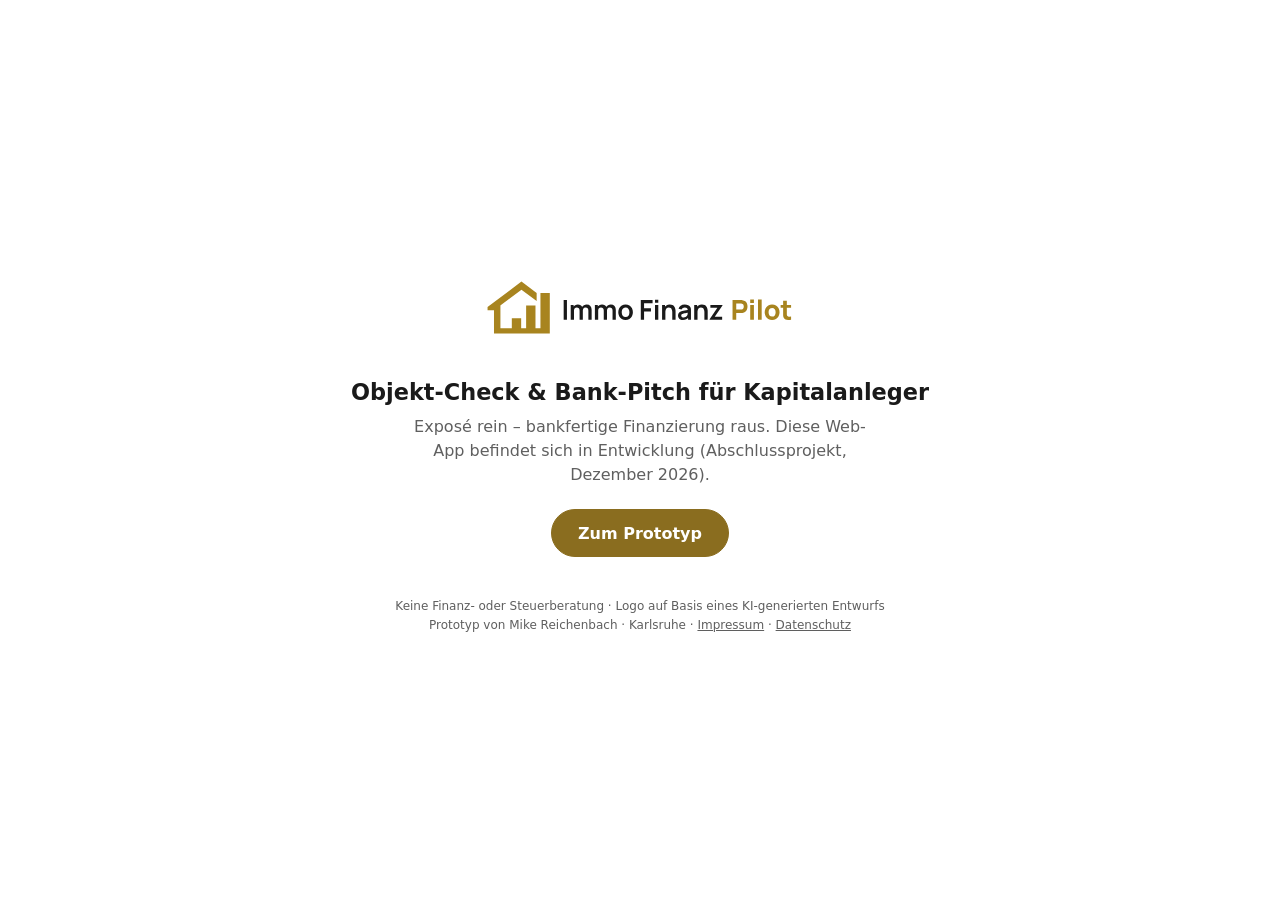
<file: index.html>
<!DOCTYPE html>
<html lang="de">
<head>
<meta charset="utf-8">
<meta name="viewport" content="width=device-width, initial-scale=1">
<title>Immo Finanz Pilot – in Entwicklung</title>
<meta name="robots" content="noindex">
<link rel="icon" type="image/png" sizes="32x32" href="assets/favicon-32.png">
<link rel="apple-touch-icon" href="assets/apple-touch-icon.png">
<style>
  :root{--bg:#FFFFFF;--text:#1A1A1A;--gold:#A8841F;--gold-text:#8A6D1F;--muted:#5F5F5F}
  *{box-sizing:border-box;margin:0}
  body{min-height:100vh;display:flex;flex-direction:column;align-items:center;justify-content:center;
       padding:32px 20px;background:var(--bg);color:var(--text);font-family:system-ui,-apple-system,"Segoe UI",Roboto,sans-serif;text-align:center}
  img{width:min(340px,85vw);height:auto;margin-bottom:28px}
  h1{font-size:1.4rem;font-weight:700;margin-bottom:10px}
  p{color:var(--muted);line-height:1.5;max-width:30rem}
  .badge{display:inline-block;margin-top:22px;padding:6px 14px;border:1px solid var(--gold);border-radius:999px;color:var(--gold-text);font-size:.85rem;font-weight:600}
  a.knopf{display:inline-flex;align-items:center;justify-content:center;min-height:48px;padding:10px 26px;font-size:1rem;text-decoration:none;background:var(--gold-text);border-color:var(--gold-text);color:#fff}
  a.knopf:hover{background:#6F5718}
  a.knopf:focus-visible{outline:3px solid var(--text);outline-offset:3px}
  footer{margin-top:40px;font-size:.75rem;color:var(--muted);line-height:1.6}
</style>
</head>
<body>
  <img src="assets/logo.svg" alt="Immo Finanz Pilot">
  <h1>Objekt-Check &amp; Bank-Pitch für Kapitalanleger</h1>
  <p>Exposé rein – bankfertige Finanzierung raus. Diese Web-App befindet sich in Entwicklung (Abschlussprojekt, Dezember 2026).</p>
  <a class="badge knopf" href="app/">Zum Prototyp</a>
  <footer>Keine Finanz- oder Steuerberatung · Logo auf Basis eines KI-generierten Entwurfs<br>Prototyp von Mike Reichenbach · Karlsruhe · <a href="impressum.html" style="color:inherit">Impressum</a> · <a href="datenschutz.html" style="color:inherit">Datenschutz</a></footer>
</body>
</html>
</file>
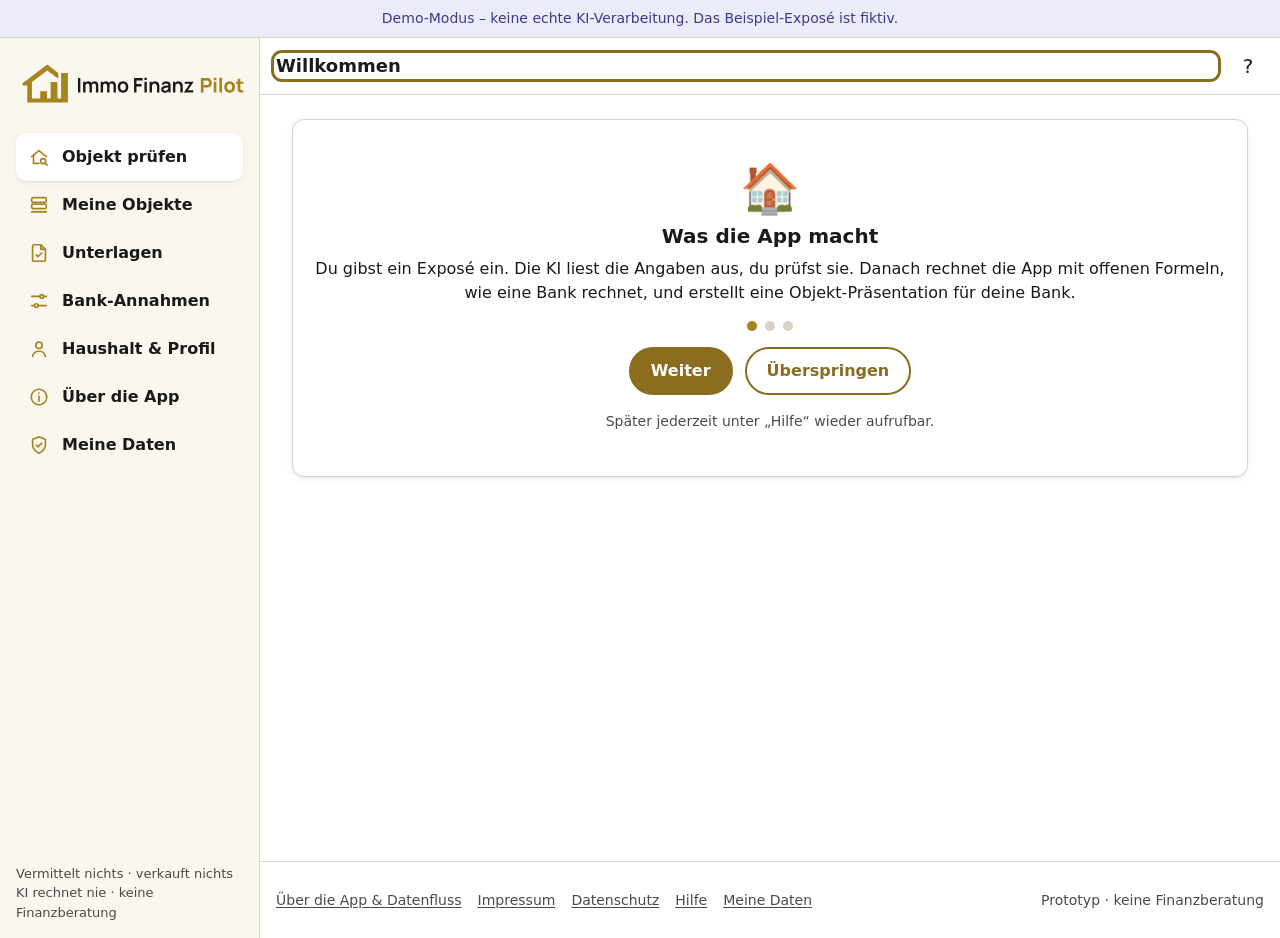
<file: app/index.html>
<!DOCTYPE html>
<html lang="de" data-theme="hell">
<head>
<meta charset="utf-8">
<meta name="viewport" content="width=device-width, initial-scale=1">
<meta name="robots" content="noindex">
<title>Immo Finanz Pilot</title>
<link rel="icon" type="image/png" sizes="32x32" href="assets/favicon-32.png">
<link rel="apple-touch-icon" href="assets/apple-touch-icon.png">
<link rel="stylesheet" href="css/app.css">
<script>/* Farbschema vor dem ersten Zeichnen setzen (kein Aufblitzen) */
try { var e = JSON.parse(localStorage.getItem("ifp.einstellungen.v1") || "{}"), th = e.theme || "hell";
  if (th === "system") th = window.matchMedia && matchMedia("(prefers-color-scheme: dark)").matches ? "dunkel" : "hell";
  document.documentElement.setAttribute("data-theme", th); } catch (x) {}</script>
</head>
<body>
<a class="sr-only" href="#inhalt">Zum Inhalt springen</a>
<div class="demo-banner" id="demo-banner" role="note">Demo-Modus – keine echte KI-Verarbeitung. Das Beispiel-Exposé ist fiktiv.</div>
<div class="app">
  <nav class="seitenleiste" aria-label="Hauptnavigation">
    <a href="#start" style="padding:0;min-height:0"><img class="logo nur-hell" src="assets/logo-hell-nav.svg" alt="Immo Finanz Pilot – Startseite"><img class="logo nur-dunkel" src="assets/logo-dunkel-nav.svg" alt="Immo Finanz Pilot – Startseite"></a>
    <div id="seitenleiste-nav"></div>
    <div class="unten">Vermittelt nichts · verkauft nichts<br>KI rechnet nie · keine Finanzberatung</div>
  </nav>
  <div class="haupt">
    <header class="kopf">
      <button class="icon-btn" id="zurueck" aria-label="Zurück" hidden>←</button>
      <a href="#start"><img class="logo-mobil" src="assets/app-icon.svg" alt="Startseite"></a>
      <h1 id="kopf-titel">Immo Finanz Pilot</h1>
      <a class="icon-btn" href="#hilfe" aria-label="Hilfe" style="text-decoration:none">?</a>
    </header>
    <nav class="stepper" id="stepper" aria-label="Schritte" hidden></nav>
    <main class="inhalt" id="inhalt" tabindex="-1"></main>
    <footer class="fuss">
      <a href="#transparenz">Über die App &amp; Datenfluss</a><a href="../impressum.html">Impressum</a><a href="../datenschutz.html">Datenschutz</a><a href="#hilfe">Hilfe</a><a href="#daten">Meine Daten</a>
      <span>Prototyp · keine Finanzberatung</span>
    </footer>
  </div>
</div>
<nav class="tabbar" id="tabbar" aria-label="Navigation"></nav>
<dialog id="dialog"></dialog>
<script src="js/parameter.js"></script>
<script src="js/konfig.js"></script>
<script src="js/rechner.js"></script>
<script src="js/inhalte.js"></script>
<script src="js/expose.js"></script>
<script src="js/zustand.js"></script>
<script src="js/speicher.js"></script>
<script src="js/pdf.js"></script>
<script src="js/app.js"></script>
</body>
</html>
</file>
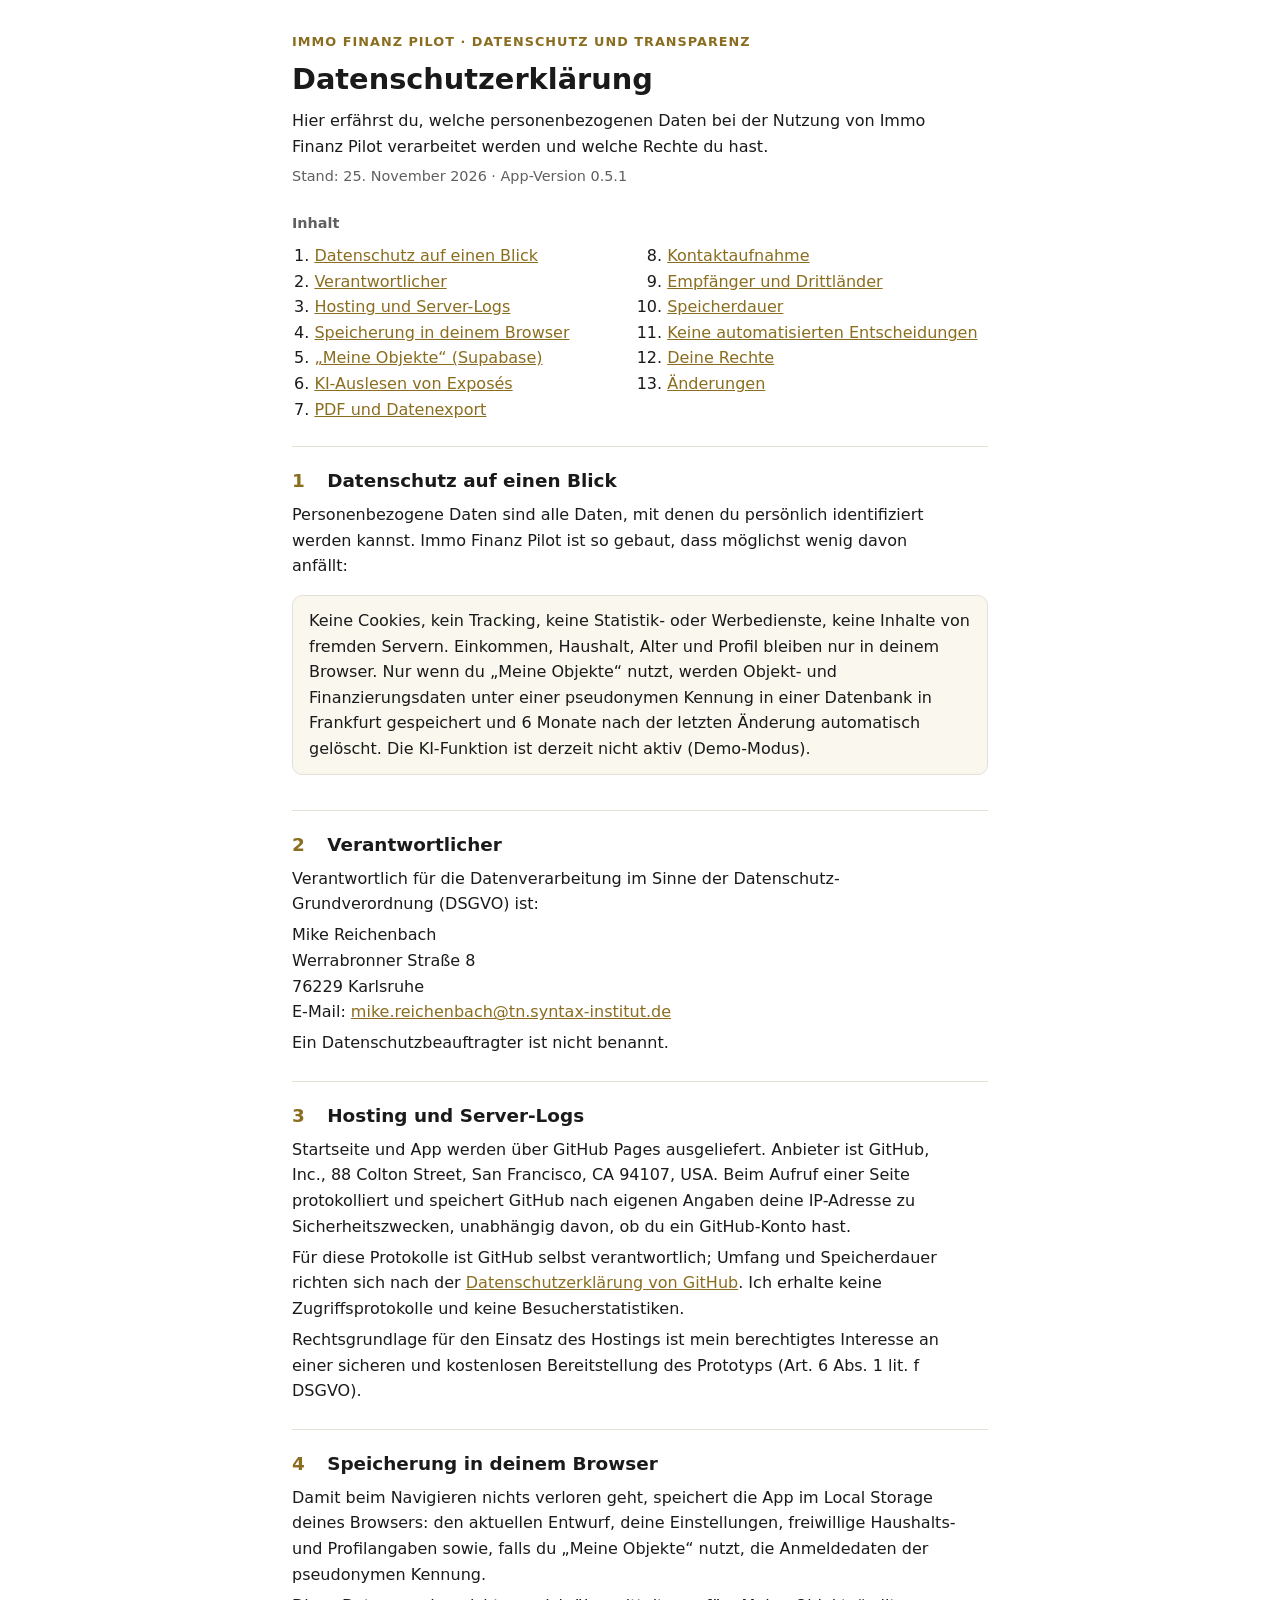
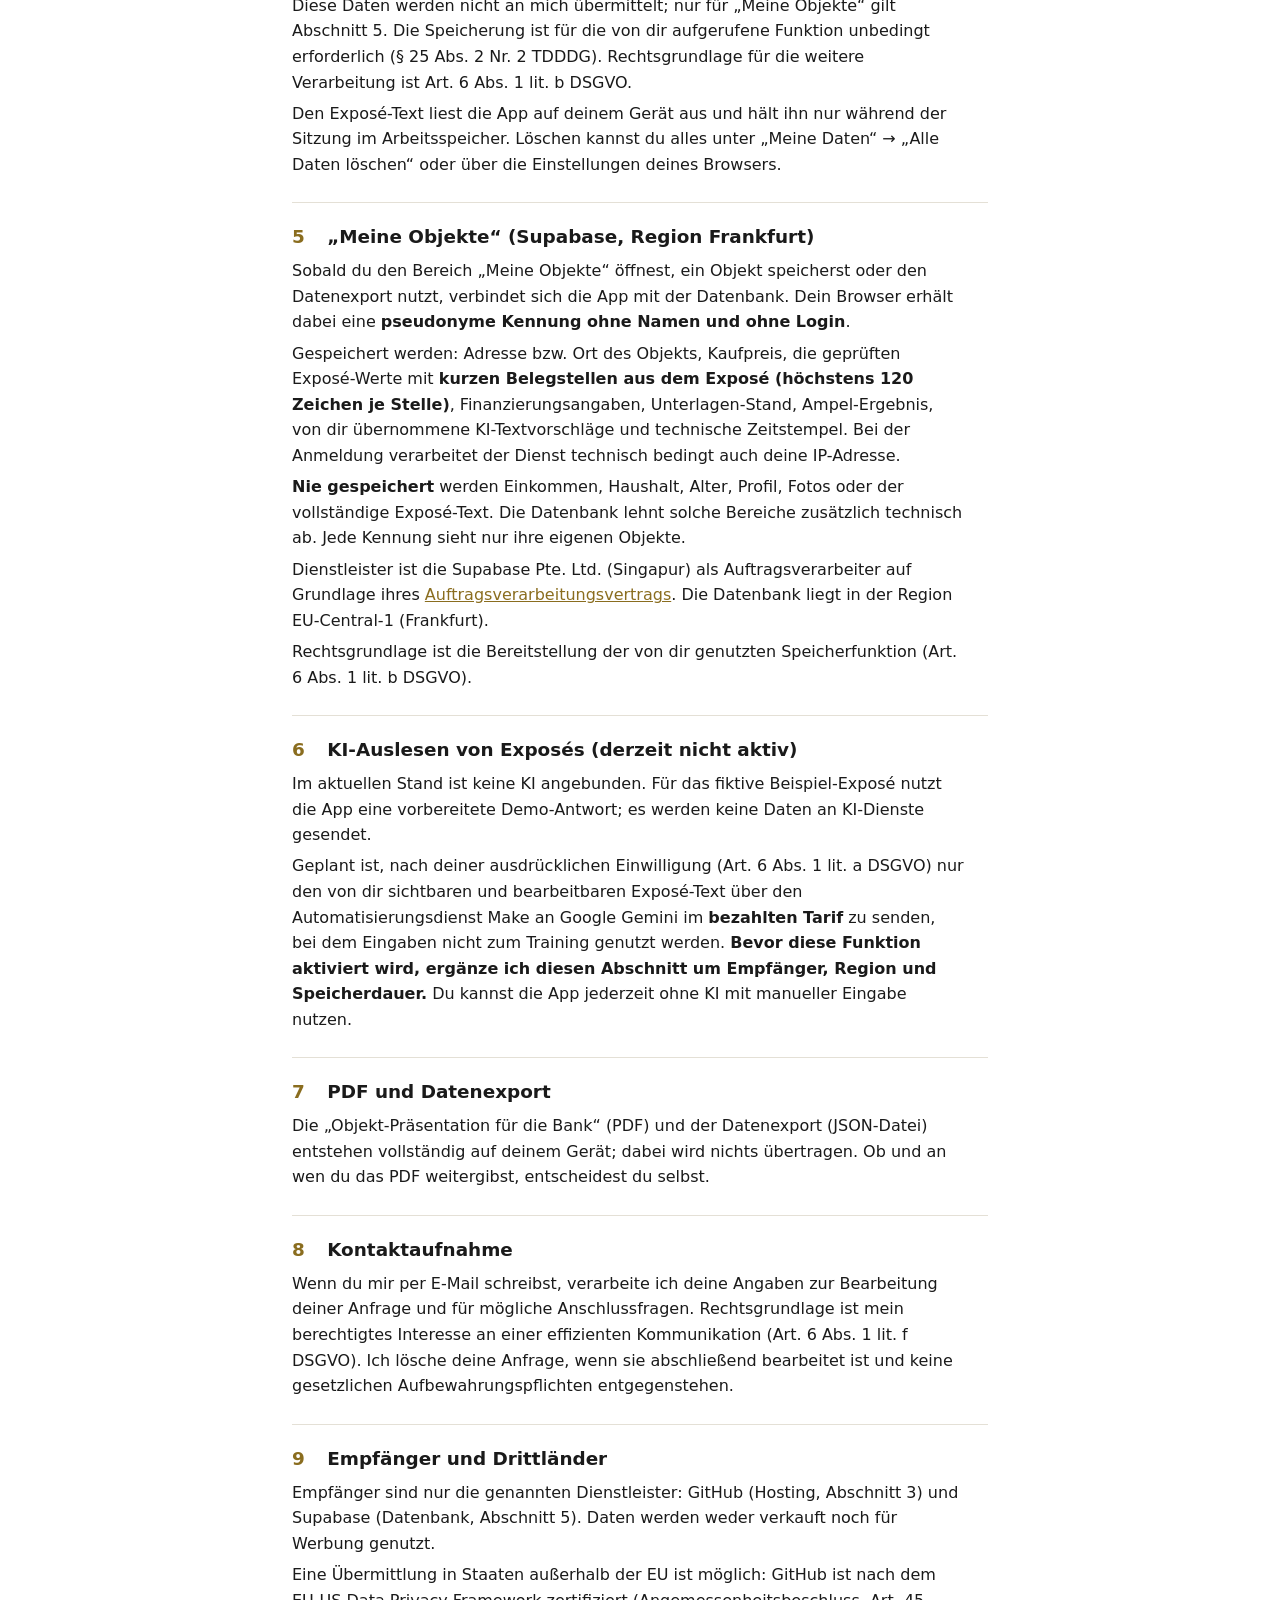
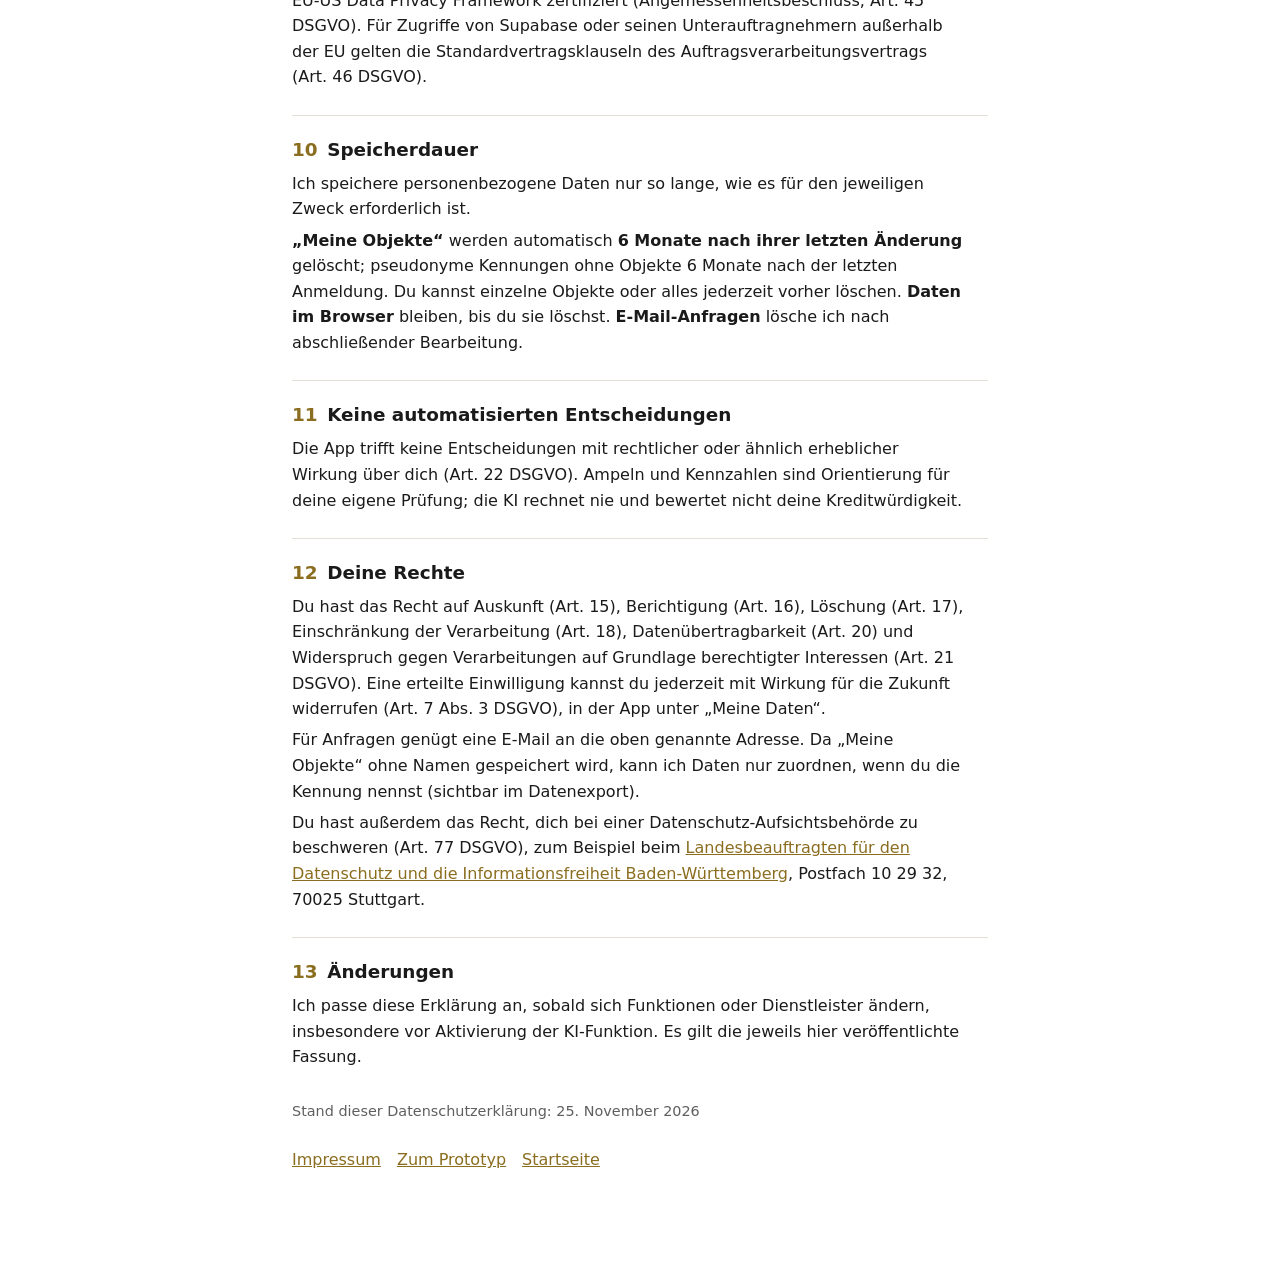
<file: datenschutz.html>
<!DOCTYPE html>
<html lang="de">
<head>
<meta charset="utf-8">
<meta name="viewport" content="width=device-width, initial-scale=1">
<title>Datenschutzerklärung – Immo Finanz Pilot</title>
<meta name="robots" content="noindex">
<link rel="icon" type="image/png" sizes="32x32" href="assets/favicon-32.png">
<style>
  :root{--bg:#FFFFFF;--text:#1A1A1A;--gold-text:#8A6D1F;--muted:#5F5F5F;--linie:#E4E0D6;--flaeche:#FAF7EF}
  @media (prefers-color-scheme: dark){:root{--bg:#141416;--text:#F2F2F2;--gold-text:#E0C36A;--muted:#BDBDBD;--linie:#3A3A3E;--flaeche:#1E1E21}}
  *{box-sizing:border-box}
  body{margin:0;background:var(--bg);color:var(--text);font-family:system-ui,-apple-system,"Segoe UI",Roboto,sans-serif;line-height:1.6}
  main{max-width:46rem;margin:0 auto;padding:32px 20px 64px}
  .ueber{font-size:.8rem;letter-spacing:.08em;text-transform:uppercase;color:var(--gold-text);font-weight:700;margin:0}
  h1{font-size:1.8rem;margin:.2rem 0 .4rem}
  h2{font-size:1.15rem;margin:0 0 .4rem;display:flex;gap:.6rem;align-items:baseline}
  h2 .nr{color:var(--gold-text);font-variant-numeric:tabular-nums;min-width:1.6rem}
  section{padding:1.2rem 0;border-top:1px solid var(--linie)}
  p,li{max-width:42rem}
  p{margin:.35rem 0}
  a{color:var(--gold-text)}
  a:focus-visible{outline:3px solid var(--text);outline-offset:2px}
  .klein{font-size:.9rem;color:var(--muted)}
  .kasten{background:var(--flaeche);border:1px solid var(--linie);border-radius:10px;padding:12px 16px;margin:1rem 0}
  ol.inhalt{columns:2;column-gap:2rem;padding-left:1.4rem;margin:.5rem 0}
  @media (max-width:560px){ol.inhalt{columns:1}}
  nav{margin:1.5rem 0}
  nav.unten a{margin-right:1rem}
</style>
</head>
<body>
<main>
<p class="ueber">Immo Finanz Pilot · Datenschutz und Transparenz</p>
<h1>Datenschutzerklärung</h1>
<p>Hier erfährst du, welche personenbezogenen Daten bei der Nutzung von Immo Finanz Pilot verarbeitet werden und welche Rechte du hast.</p>
<p class="klein">Stand: 25. November 2026 · App-Version 0.5.1</p>

<nav aria-label="Inhaltsverzeichnis">
<p class="klein" style="margin-bottom:0"><b>Inhalt</b></p>
<ol class="inhalt">
  <li><a href="#ueberblick">Datenschutz auf einen Blick</a></li>
  <li><a href="#verantwortlicher">Verantwortlicher</a></li>
  <li><a href="#hosting">Hosting und Server-Logs</a></li>
  <li><a href="#browser">Speicherung in deinem Browser</a></li>
  <li><a href="#objekte">„Meine Objekte“ (Supabase)</a></li>
  <li><a href="#ki">KI-Auslesen von Exposés</a></li>
  <li><a href="#pdf">PDF und Datenexport</a></li>
  <li><a href="#kontakt">Kontaktaufnahme</a></li>
  <li><a href="#empfaenger">Empfänger und Drittländer</a></li>
  <li><a href="#speicherdauer">Speicherdauer</a></li>
  <li><a href="#entscheidungen">Keine automatisierten Entscheidungen</a></li>
  <li><a href="#rechte">Deine Rechte</a></li>
  <li><a href="#aenderungen">Änderungen</a></li>
</ol>
</nav>

<section id="ueberblick">
<h2><span class="nr">1</span>Datenschutz auf einen Blick</h2>
<p>Personenbezogene Daten sind alle Daten, mit denen du persönlich identifiziert werden kannst. Immo Finanz Pilot ist so gebaut, dass möglichst wenig davon anfällt:</p>
<div class="kasten">Keine Cookies, kein Tracking, keine Statistik- oder Werbedienste, keine Inhalte von fremden Servern. Einkommen, Haushalt, Alter und Profil bleiben nur in deinem Browser. Nur wenn du „Meine Objekte“ nutzt, werden Objekt- und Finanzierungsdaten unter einer pseudonymen Kennung in einer Datenbank in Frankfurt gespeichert und 6 Monate nach der letzten Änderung automatisch gelöscht. Die KI-Funktion ist derzeit nicht aktiv (Demo-Modus).</div>
</section>

<section id="verantwortlicher">
<h2><span class="nr">2</span>Verantwortlicher</h2>
<p>Verantwortlich für die Datenverarbeitung im Sinne der Datenschutz-Grundverordnung (DSGVO) ist:</p>
<p>Mike Reichenbach<br>Werrabronner Straße 8<br>76229 Karlsruhe<br>E-Mail: <a href="mailto:mike.reichenbach@tn.syntax-institut.de">mike.reichenbach@tn.syntax-institut.de</a></p>
<p>Ein Datenschutzbeauftragter ist nicht benannt.</p>
</section>

<section id="hosting">
<h2><span class="nr">3</span>Hosting und Server-Logs</h2>
<p>Startseite und App werden über GitHub Pages ausgeliefert. Anbieter ist GitHub, Inc., 88 Colton Street, San Francisco, CA 94107, USA. Beim Aufruf einer Seite protokolliert und speichert GitHub nach eigenen Angaben deine IP-Adresse zu Sicherheitszwecken, unabhängig davon, ob du ein GitHub-Konto hast.</p>
<p>Für diese Protokolle ist GitHub selbst verantwortlich; Umfang und Speicherdauer richten sich nach der <a href="https://docs.github.com/de/site-policy/privacy-policies/github-general-privacy-statement">Datenschutzerklärung von GitHub</a>. Ich erhalte keine Zugriffsprotokolle und keine Besucherstatistiken.</p>
<p>Rechtsgrundlage für den Einsatz des Hostings ist mein berechtigtes Interesse an einer sicheren und kostenlosen Bereitstellung des Prototyps (Art. 6 Abs. 1 lit. f DSGVO).</p>
</section>

<section id="browser">
<h2><span class="nr">4</span>Speicherung in deinem Browser</h2>
<p>Damit beim Navigieren nichts verloren geht, speichert die App im Local Storage deines Browsers: den aktuellen Entwurf, deine Einstellungen, freiwillige Haushalts- und Profilangaben sowie, falls du „Meine Objekte“ nutzt, die Anmeldedaten der pseudonymen Kennung.</p>
<p>Diese Daten werden nicht an mich übermittelt; nur für „Meine Objekte“ gilt Abschnitt 5. Die Speicherung ist für die von dir aufgerufene Funktion unbedingt erforderlich (§ 25 Abs. 2 Nr. 2 TDDDG). Rechtsgrundlage für die weitere Verarbeitung ist Art. 6 Abs. 1 lit. b DSGVO.</p>
<p>Den Exposé-Text liest die App auf deinem Gerät aus und hält ihn nur während der Sitzung im Arbeitsspeicher. Löschen kannst du alles unter „Meine Daten“ → „Alle Daten löschen“ oder über die Einstellungen deines Browsers.</p>
</section>

<section id="objekte">
<h2><span class="nr">5</span>„Meine Objekte“ (Supabase, Region Frankfurt)</h2>
<p>Sobald du den Bereich „Meine Objekte“ öffnest, ein Objekt speicherst oder den Datenexport nutzt, verbindet sich die App mit der Datenbank. Dein Browser erhält dabei eine <b>pseudonyme Kennung ohne Namen und ohne Login</b>.</p>
<p>Gespeichert werden: Adresse bzw. Ort des Objekts, Kaufpreis, die geprüften Exposé-Werte mit <b>kurzen Belegstellen aus dem Exposé (höchstens 120 Zeichen je Stelle)</b>, Finanzierungsangaben, Unterlagen-Stand, Ampel-Ergebnis, von dir übernommene KI-Textvorschläge und technische Zeitstempel. Bei der Anmeldung verarbeitet der Dienst technisch bedingt auch deine IP-Adresse.</p>
<p><b>Nie gespeichert</b> werden Einkommen, Haushalt, Alter, Profil, Fotos oder der vollständige Exposé-Text. Die Datenbank lehnt solche Bereiche zusätzlich technisch ab. Jede Kennung sieht nur ihre eigenen Objekte.</p>
<p>Dienstleister ist die Supabase Pte. Ltd. (Singapur) als Auftragsverarbeiter auf Grundlage ihres <a href="https://supabase.com/legal/dpa">Auftragsverarbeitungsvertrags</a>. Die Datenbank liegt in der Region EU-Central-1 (Frankfurt).</p>
<p>Rechtsgrundlage ist die Bereitstellung der von dir genutzten Speicherfunktion (Art. 6 Abs. 1 lit. b DSGVO).</p>
</section>

<section id="ki">
<h2><span class="nr">6</span>KI-Auslesen von Exposés (derzeit nicht aktiv)</h2>
<p>Im aktuellen Stand ist keine KI angebunden. Für das fiktive Beispiel-Exposé nutzt die App eine vorbereitete Demo-Antwort; es werden keine Daten an KI-Dienste gesendet.</p>
<p>Geplant ist, nach deiner ausdrücklichen Einwilligung (Art. 6 Abs. 1 lit. a DSGVO) nur den von dir sichtbaren und bearbeitbaren Exposé-Text über den Automatisierungsdienst Make an Google Gemini im <b>bezahlten Tarif</b> zu senden, bei dem Eingaben nicht zum Training genutzt werden. <b>Bevor diese Funktion aktiviert wird, ergänze ich diesen Abschnitt um Empfänger, Region und Speicherdauer.</b> Du kannst die App jederzeit ohne KI mit manueller Eingabe nutzen.</p>
</section>

<section id="pdf">
<h2><span class="nr">7</span>PDF und Datenexport</h2>
<p>Die „Objekt-Präsentation für die Bank“ (PDF) und der Datenexport (JSON-Datei) entstehen vollständig auf deinem Gerät; dabei wird nichts übertragen. Ob und an wen du das PDF weitergibst, entscheidest du selbst.</p>
</section>

<section id="kontakt">
<h2><span class="nr">8</span>Kontaktaufnahme</h2>
<p>Wenn du mir per E-Mail schreibst, verarbeite ich deine Angaben zur Bearbeitung deiner Anfrage und für mögliche Anschlussfragen. Rechtsgrundlage ist mein berechtigtes Interesse an einer effizienten Kommunikation (Art. 6 Abs. 1 lit. f DSGVO). Ich lösche deine Anfrage, wenn sie abschließend bearbeitet ist und keine gesetzlichen Aufbewahrungspflichten entgegenstehen.</p>
</section>

<section id="empfaenger">
<h2><span class="nr">9</span>Empfänger und Drittländer</h2>
<p>Empfänger sind nur die genannten Dienstleister: GitHub (Hosting, Abschnitt 3) und Supabase (Datenbank, Abschnitt 5). Daten werden weder verkauft noch für Werbung genutzt.</p>
<p>Eine Übermittlung in Staaten außerhalb der EU ist möglich: GitHub ist nach dem EU-US Data Privacy Framework zertifiziert (Angemessenheitsbeschluss, Art. 45 DSGVO). Für Zugriffe von Supabase oder seinen Unterauftragnehmern außerhalb der EU gelten die Standardvertragsklauseln des Auftragsverarbeitungsvertrags (Art. 46 DSGVO).</p>
</section>

<section id="speicherdauer">
<h2><span class="nr">10</span>Speicherdauer</h2>
<p>Ich speichere personenbezogene Daten nur so lange, wie es für den jeweiligen Zweck erforderlich ist.</p>
<p><b>„Meine Objekte“</b> werden automatisch <b>6 Monate nach ihrer letzten Änderung</b> gelöscht; pseudonyme Kennungen ohne Objekte 6 Monate nach der letzten Anmeldung. Du kannst einzelne Objekte oder alles jederzeit vorher löschen. <b>Daten im Browser</b> bleiben, bis du sie löschst. <b>E-Mail-Anfragen</b> lösche ich nach abschließender Bearbeitung.</p>
</section>

<section id="entscheidungen">
<h2><span class="nr">11</span>Keine automatisierten Entscheidungen</h2>
<p>Die App trifft keine Entscheidungen mit rechtlicher oder ähnlich erheblicher Wirkung über dich (Art. 22 DSGVO). Ampeln und Kennzahlen sind Orientierung für deine eigene Prüfung; die KI rechnet nie und bewertet nicht deine Kreditwürdigkeit.</p>
</section>

<section id="rechte">
<h2><span class="nr">12</span>Deine Rechte</h2>
<p>Du hast das Recht auf Auskunft (Art. 15), Berichtigung (Art. 16), Löschung (Art. 17), Einschränkung der Verarbeitung (Art. 18), Datenübertragbarkeit (Art. 20) und Widerspruch gegen Verarbeitungen auf Grundlage berechtigter Interessen (Art. 21 DSGVO). Eine erteilte Einwilligung kannst du jederzeit mit Wirkung für die Zukunft widerrufen (Art. 7 Abs. 3 DSGVO), in der App unter „Meine Daten“.</p>
<p>Für Anfragen genügt eine E-Mail an die oben genannte Adresse. Da „Meine Objekte“ ohne Namen gespeichert wird, kann ich Daten nur zuordnen, wenn du die Kennung nennst (sichtbar im Datenexport).</p>
<p>Du hast außerdem das Recht, dich bei einer Datenschutz-Aufsichtsbehörde zu beschweren (Art. 77 DSGVO), zum Beispiel beim <a href="https://www.baden-wuerttemberg.datenschutz.de/beschwerde/">Landesbeauftragten für den Datenschutz und die Informationsfreiheit Baden-Württemberg</a>, Postfach 10 29 32, 70025 Stuttgart.</p>
</section>

<section id="aenderungen">
<h2><span class="nr">13</span>Änderungen</h2>
<p>Ich passe diese Erklärung an, sobald sich Funktionen oder Dienstleister ändern, insbesondere vor Aktivierung der KI-Funktion. Es gilt die jeweils hier veröffentlichte Fassung.</p>
</section>

<p class="klein">Stand dieser Datenschutzerklärung: 25. November 2026</p>
<nav class="unten" aria-label="Weitere Seiten"><a href="impressum.html">Impressum</a><a href="app/">Zum Prototyp</a><a href="./">Startseite</a></nav>
</main>
</body>
</html>
</file>
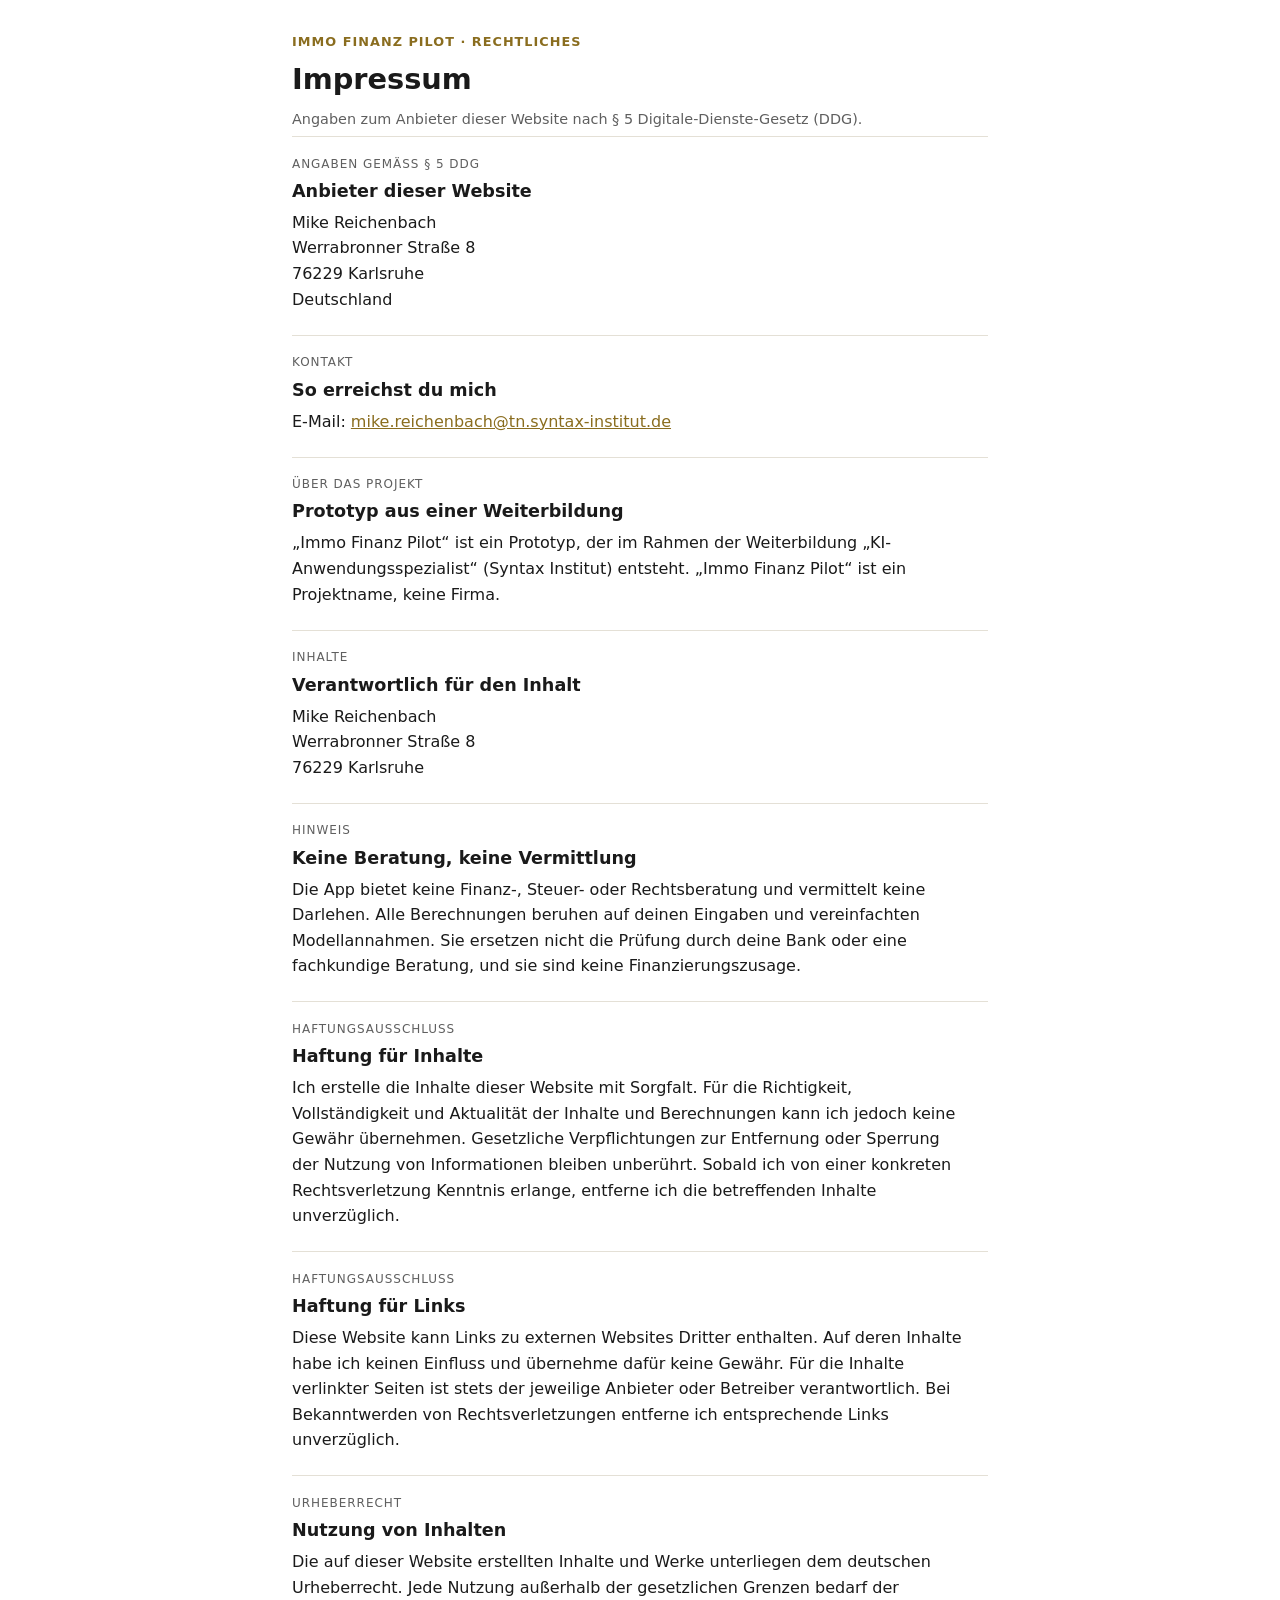
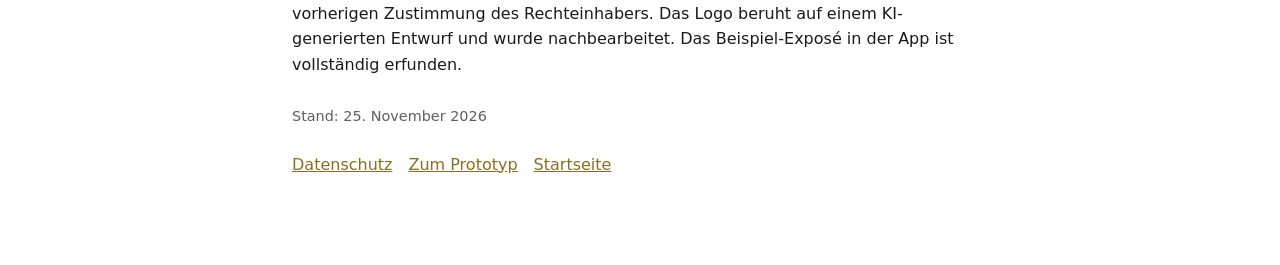
<file: impressum.html>
<!DOCTYPE html>
<html lang="de">
<head>
<meta charset="utf-8">
<meta name="viewport" content="width=device-width, initial-scale=1">
<title>Impressum – Immo Finanz Pilot</title>
<meta name="robots" content="noindex">
<link rel="icon" type="image/png" sizes="32x32" href="assets/favicon-32.png">
<style>
  :root{--bg:#FFFFFF;--text:#1A1A1A;--gold-text:#8A6D1F;--muted:#5F5F5F;--linie:#E4E0D6}
  @media (prefers-color-scheme: dark){:root{--bg:#141416;--text:#F2F2F2;--gold-text:#E0C36A;--muted:#BDBDBD;--linie:#3A3A3E}}
  *{box-sizing:border-box}
  body{margin:0;background:var(--bg);color:var(--text);font-family:system-ui,-apple-system,"Segoe UI",Roboto,sans-serif;line-height:1.6}
  main{max-width:46rem;margin:0 auto;padding:32px 20px 64px}
  .ueber{font-size:.8rem;letter-spacing:.08em;text-transform:uppercase;color:var(--gold-text);font-weight:700;margin:0}
  h1{font-size:1.8rem;margin:.2rem 0 .4rem}
  h2{font-size:1.1rem;margin:0 0 .3rem}
  section{padding:1.1rem 0;border-top:1px solid var(--linie)}
  .marke{font-size:.75rem;letter-spacing:.08em;text-transform:uppercase;color:var(--muted);margin:0 0 .2rem}
  p{margin:.3rem 0;max-width:42rem}
  a{color:var(--gold-text)}
  a:focus-visible{outline:3px solid var(--text);outline-offset:2px}
  .klein{font-size:.9rem;color:var(--muted)}
  nav{margin:1.5rem 0}
  nav a{margin-right:1rem}
</style>
</head>
<body>
<main>
<p class="ueber">Immo Finanz Pilot · Rechtliches</p>
<h1>Impressum</h1>
<p class="klein">Angaben zum Anbieter dieser Website nach § 5 Digitale-Dienste-Gesetz (DDG).</p>

<section>
  <p class="marke">Angaben gemäß § 5 DDG</p>
  <h2>Anbieter dieser Website</h2>
  <p>Mike Reichenbach<br>Werrabronner Straße 8<br>76229 Karlsruhe<br>Deutschland</p>
</section>

<section>
  <p class="marke">Kontakt</p>
  <h2>So erreichst du mich</h2>
  <p>E-Mail: <a href="mailto:mike.reichenbach@tn.syntax-institut.de">mike.reichenbach@tn.syntax-institut.de</a></p>
</section>

<section>
  <p class="marke">Über das Projekt</p>
  <h2>Prototyp aus einer Weiterbildung</h2>
  <p>„Immo Finanz Pilot“ ist ein Prototyp, der im Rahmen der Weiterbildung „KI-Anwendungsspezialist“ (Syntax Institut) entsteht. „Immo Finanz Pilot“ ist ein Projektname, keine Firma.</p>
</section>

<section>
  <p class="marke">Inhalte</p>
  <h2>Verantwortlich für den Inhalt</h2>
  <p>Mike Reichenbach<br>Werrabronner Straße 8<br>76229 Karlsruhe</p>
</section>

<section>
  <p class="marke">Hinweis</p>
  <h2>Keine Beratung, keine Vermittlung</h2>
  <p>Die App bietet keine Finanz-, Steuer- oder Rechtsberatung und vermittelt keine Darlehen. Alle Berechnungen beruhen auf deinen Eingaben und vereinfachten Modellannahmen. Sie ersetzen nicht die Prüfung durch deine Bank oder eine fachkundige Beratung, und sie sind keine Finanzierungszusage.</p>
</section>

<section>
  <p class="marke">Haftungsausschluss</p>
  <h2>Haftung für Inhalte</h2>
  <p>Ich erstelle die Inhalte dieser Website mit Sorgfalt. Für die Richtigkeit, Vollständigkeit und Aktualität der Inhalte und Berechnungen kann ich jedoch keine Gewähr übernehmen. Gesetzliche Verpflichtungen zur Entfernung oder Sperrung der Nutzung von Informationen bleiben unberührt. Sobald ich von einer konkreten Rechtsverletzung Kenntnis erlange, entferne ich die betreffenden Inhalte unverzüglich.</p>
</section>

<section>
  <p class="marke">Haftungsausschluss</p>
  <h2>Haftung für Links</h2>
  <p>Diese Website kann Links zu externen Websites Dritter enthalten. Auf deren Inhalte habe ich keinen Einfluss und übernehme dafür keine Gewähr. Für die Inhalte verlinkter Seiten ist stets der jeweilige Anbieter oder Betreiber verantwortlich. Bei Bekanntwerden von Rechtsverletzungen entferne ich entsprechende Links unverzüglich.</p>
</section>

<section>
  <p class="marke">Urheberrecht</p>
  <h2>Nutzung von Inhalten</h2>
  <p>Die auf dieser Website erstellten Inhalte und Werke unterliegen dem deutschen Urheberrecht. Jede Nutzung außerhalb der gesetzlichen Grenzen bedarf der vorherigen Zustimmung des Rechteinhabers. Das Logo beruht auf einem KI-generierten Entwurf und wurde nachbearbeitet. Das Beispiel-Exposé in der App ist vollständig erfunden.</p>
</section>

<p class="klein">Stand: 25. November 2026</p>
<nav aria-label="Weitere Seiten"><a href="datenschutz.html">Datenschutz</a><a href="app/">Zum Prototyp</a><a href="./">Startseite</a></nav>
</main>
</body>
</html>
</file>
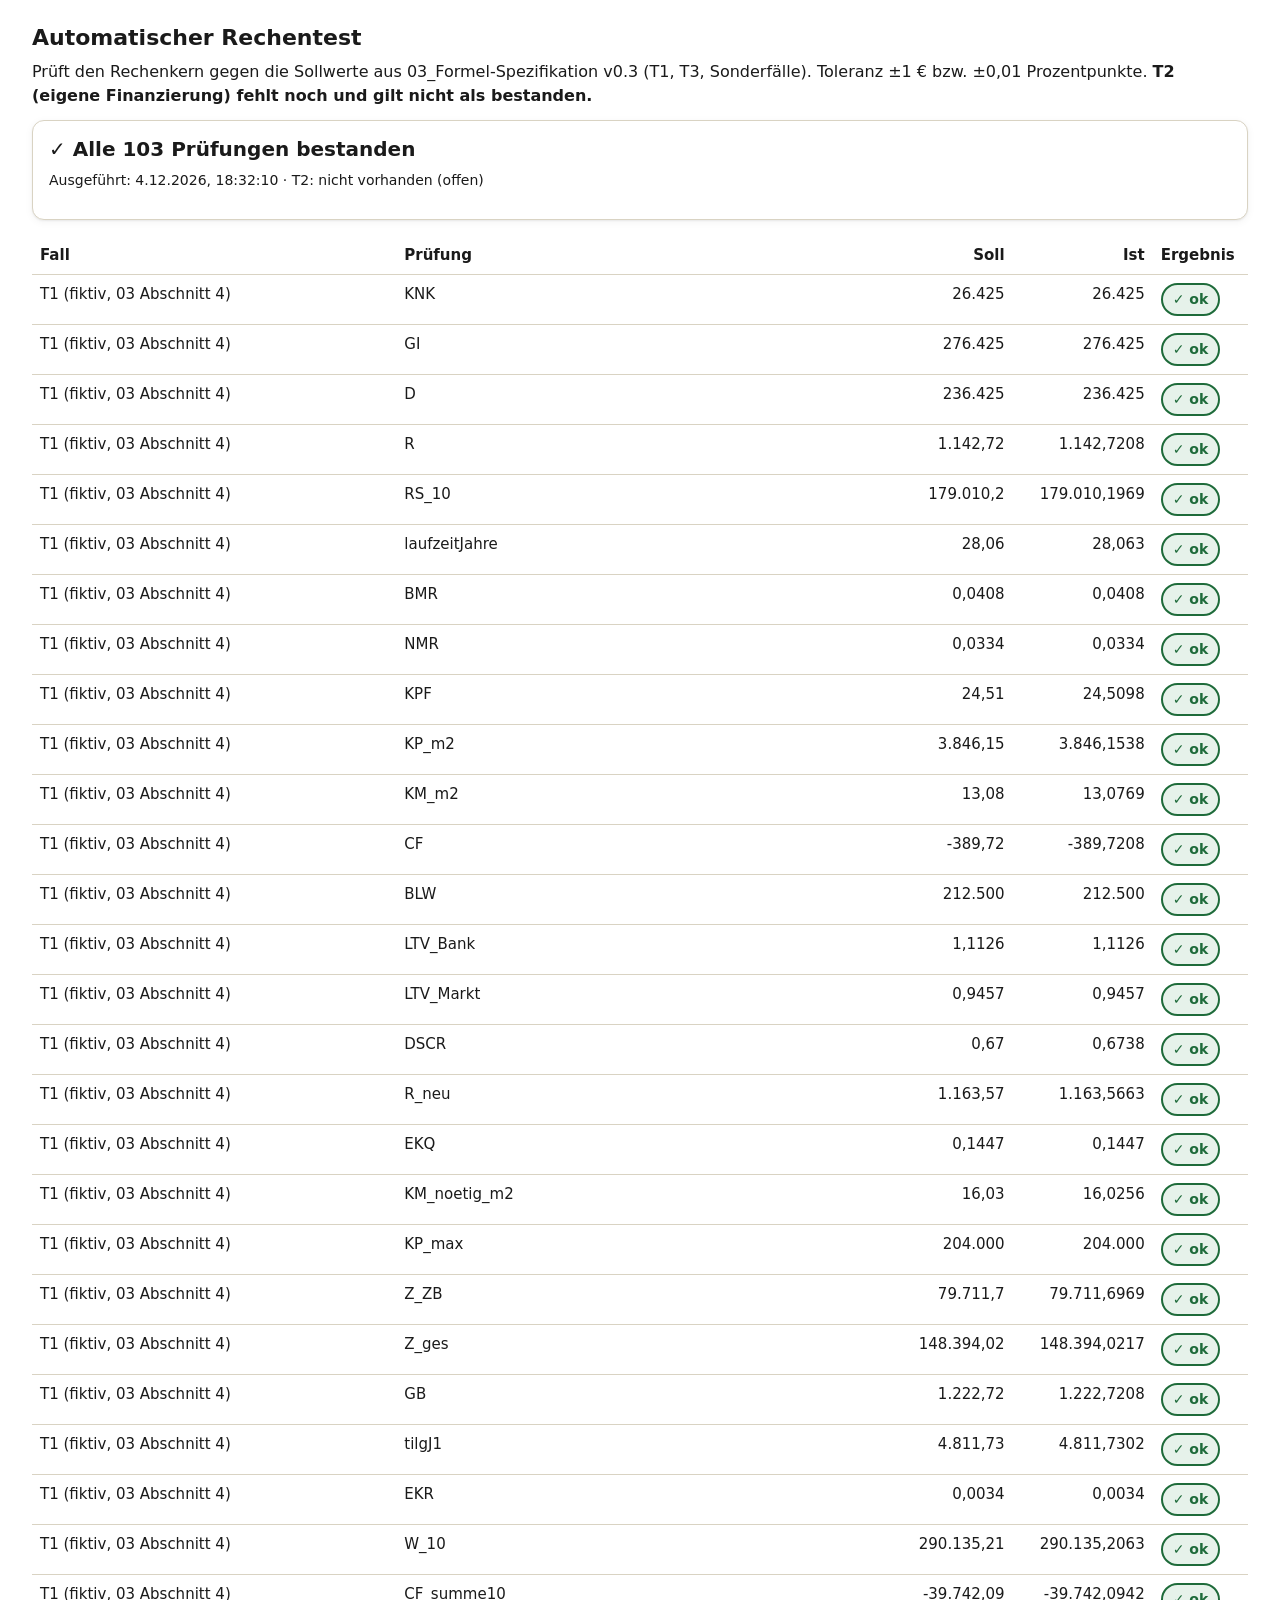
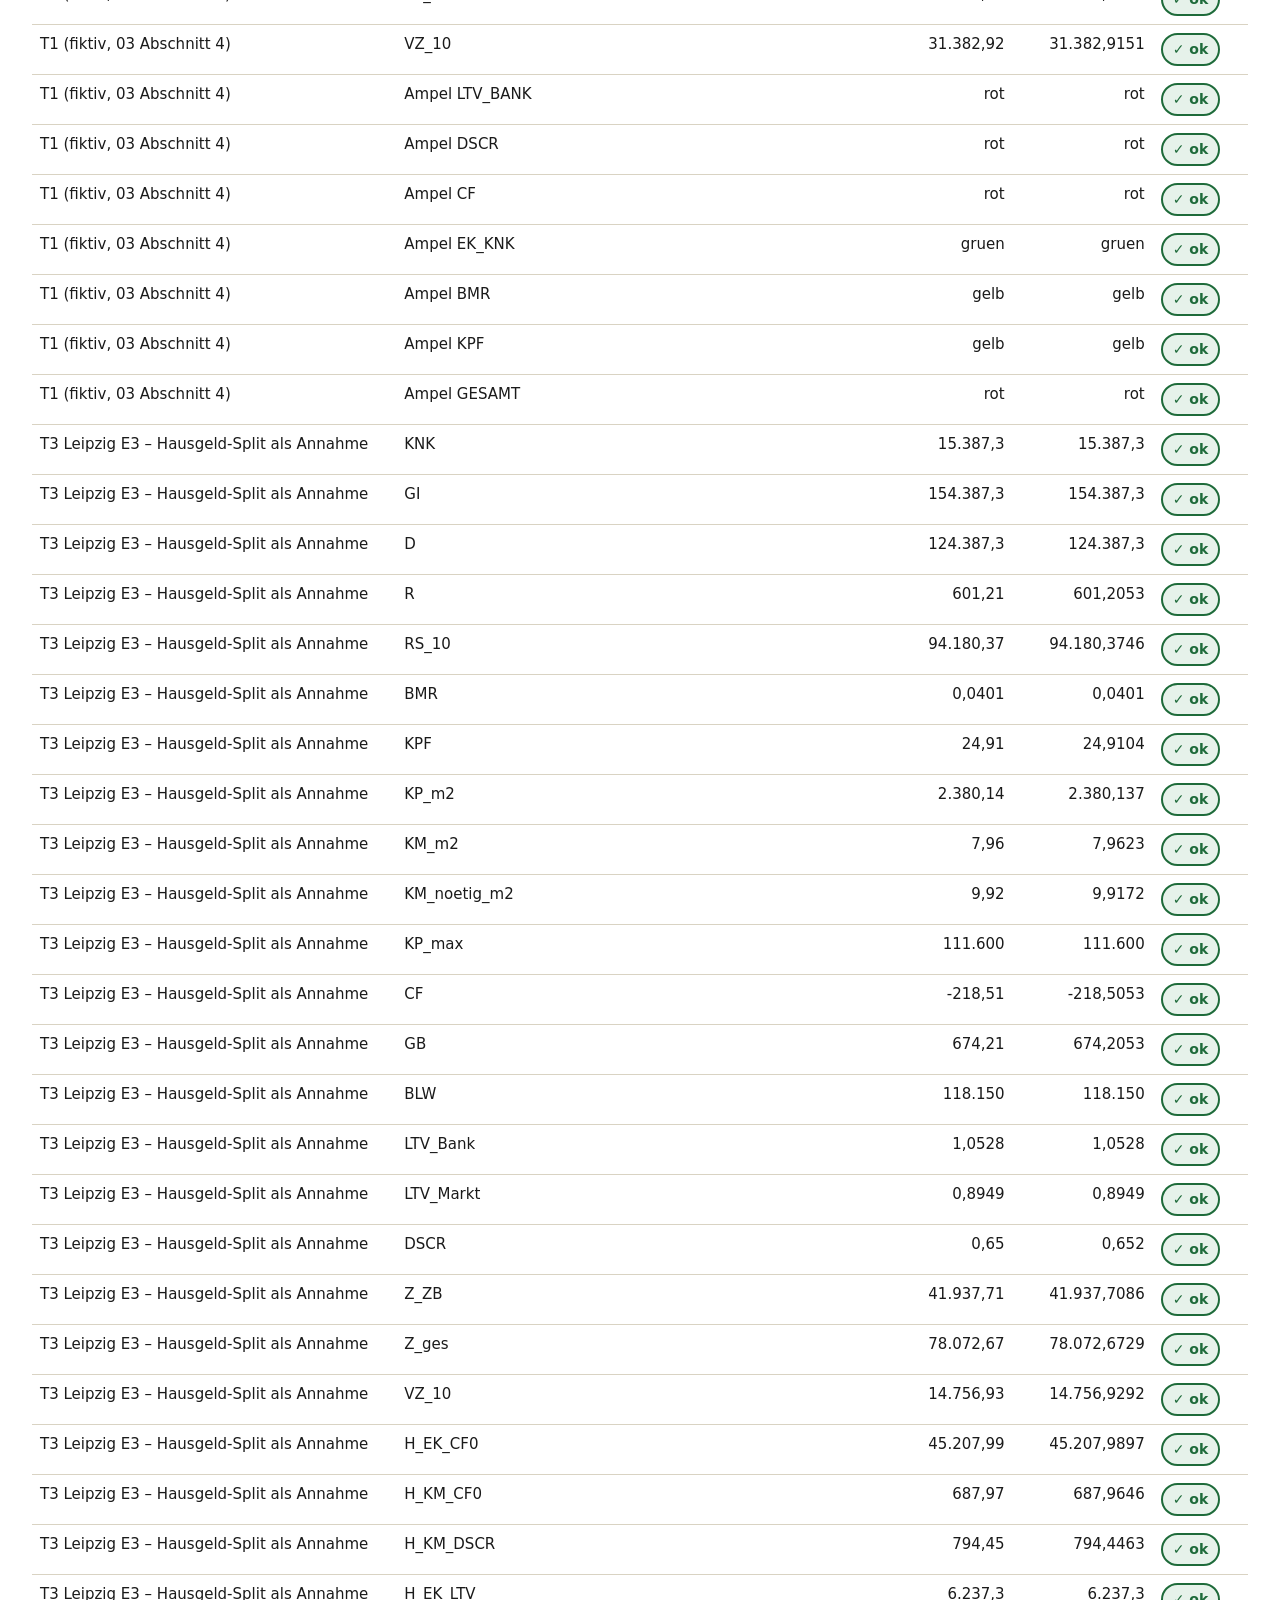
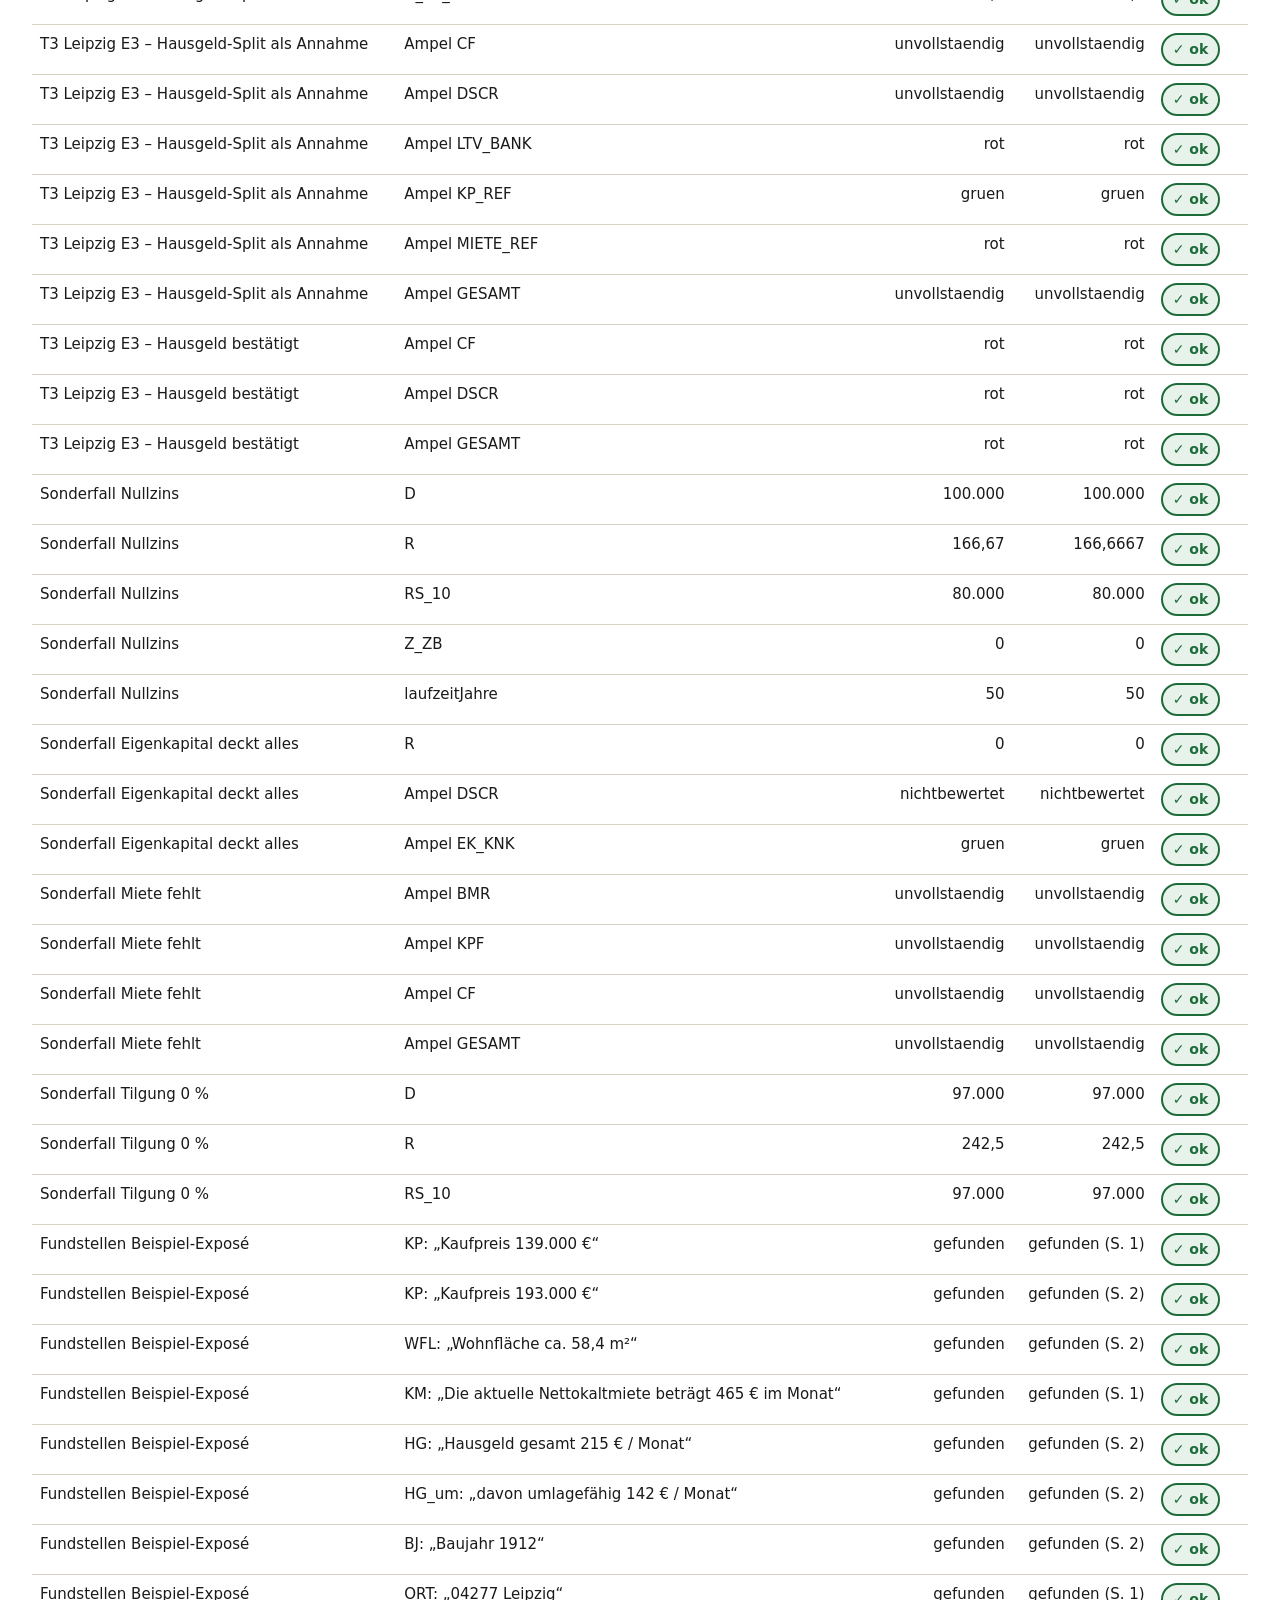
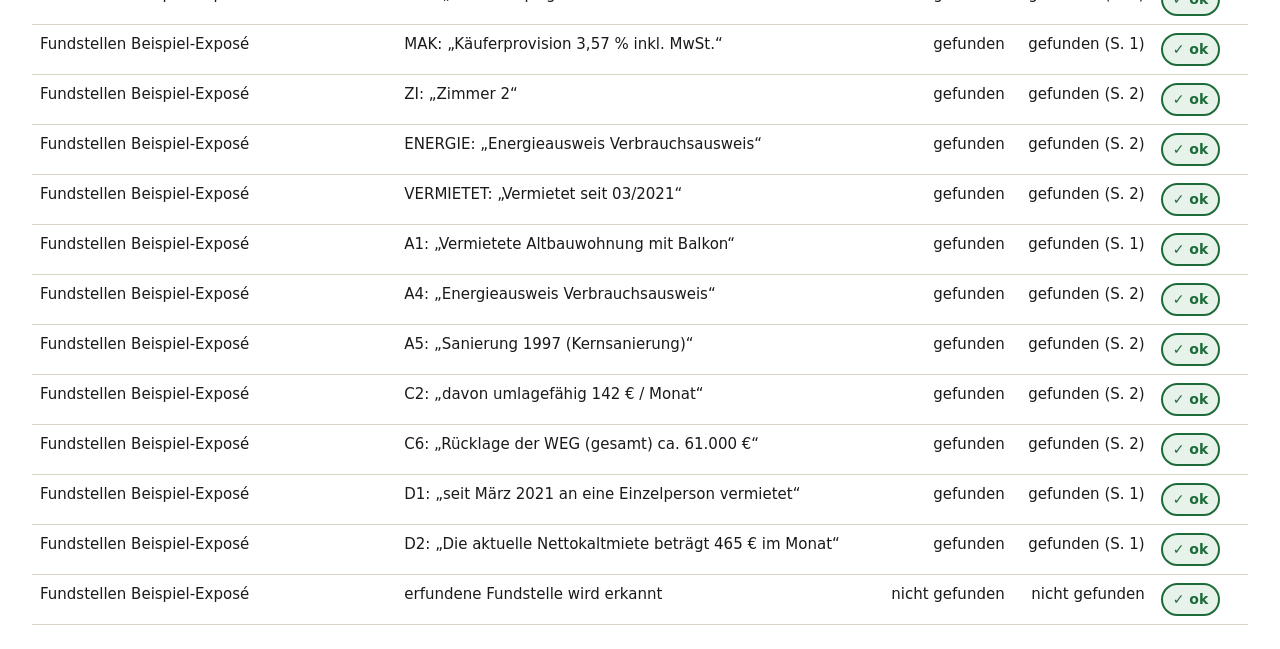
<file: app/test.html>
<!DOCTYPE html>
<html lang="de"><head><meta charset="utf-8"><meta name="viewport" content="width=device-width, initial-scale=1"><meta name="robots" content="noindex">
<title>Rechentest – Immo Finanz Pilot</title><link rel="stylesheet" href="css/app.css"></head>
<body><main class="inhalt"><h1>Automatischer Rechentest</h1><p>Prüft den Rechenkern gegen die Sollwerte aus 03_Formel-Spezifikation v0.3 (T1, T3, Sonderfälle). Toleranz ±1 € bzw. ±0,01 Prozentpunkte. <b>T2 (eigene Finanzierung) fehlt noch und gilt nicht als bestanden.</b></p>
<div id="ergebnis" class="karte"></div><div class="tabelle-wrap"><table id="tab"><thead><tr><th>Fall</th><th>Prüfung</th><th class="zahl">Soll</th><th class="zahl">Ist</th><th>Ergebnis</th></tr></thead><tbody></tbody></table></div></main>
<script src="js/parameter.js"></script><script src="js/rechner.js"></script><script src="js/inhalte.js"></script><script src="js/expose.js"></script><script src="js/tests.js"></script>
<script>
var e = IFP.tests.ausfuehren(), f = e.filter(function (x) { return !x.ok; });
document.getElementById("ergebnis").innerHTML = '<h2>' + (f.length ? '✕ ' + f.length + ' von ' + e.length + ' Prüfungen fehlgeschlagen' : '✓ Alle ' + e.length + ' Prüfungen bestanden') + '</h2><p class="klein">Ausgeführt: ' + new Date().toLocaleString("de-DE") + ' · T2: nicht vorhanden (offen)</p>';
document.querySelector("#tab tbody").innerHTML = e.map(function (x) { var fmt = function (v) { return typeof v === "number" ? v.toLocaleString("de-DE", { maximumFractionDigits: 4 }) : String(v); };
  return "<tr><td>" + x.fall + "</td><td>" + x.pruefung + '</td><td class="zahl">' + fmt(x.soll) + '</td><td class="zahl">' + fmt(x.ist) + "</td><td>" + (x.ok ? '<span class="ampel gruen">✓ ok</span>' : '<span class="ampel rot">✕ Abweichung</span>') + "</td></tr>"; }).join("");
</script></body></html>
</file>
<file: app/css/app.css>
/* Immo Finanz Pilot – Gestaltung
   Helles Logo-Schema (Standard). Farben nur über Variablen, damit der Dark-Mode später nur Variablen tauscht (E9).
   Mobile first: Grundlayout = Smartphone; ab 834 px Tablet, ab 1100 px Desktop mit Seitenleiste. */

:root {
  --bg: #FFFFFF;
  --flaeche: #FAF7EF;
  --flaeche-2: #F3EFE3;
  --text: #1A1A1A;
  --text-2: #4A4A4A;        /* Zweittext, Kontrast ≥ 7:1 auf Weiß */
  --linie: #D9D3C3;
  --gold: #A8841F;          /* nur Icons, Akzente, Schrift ≥ 24 px */
  --gold-text: #8A6D1F;     /* Links, kleine Goldschrift (AA) */
  --primaer: #8A6D1F;        /* Buttons gefüllt Gold (Weiß darauf 4,9 : 1) */
  --primaer-hover: #6F5718;
  --primaer-text: #FFFFFF;
  --fokus: #8A6D1F;
  --gruen: #1E6B3A; --gruen-bg: #E6F2EA;
  --gelb: #7A5A00;  --gelb-bg: #FFF4D1;
  --rot: #A3201A;   --rot-bg: #FBE7E5;
  --grau: #555555;  --grau-bg: #EFEFEF;
  --ki: #3E3A8C;    --ki-bg: #ECEBFA;
  --radius: 12px;
  --schatten: 0 1px 2px rgba(0,0,0,.06), 0 2px 8px rgba(0,0,0,.05);
  --schrift: "Manrope", "Segoe UI", system-ui, -apple-system, Roboto, Arial, sans-serif;
  --mono: ui-monospace, "SF Mono", Menlo, Consolas, monospace;
}
/* Dark-Mode (E9): nur Variablen tauschen. Kontraste auf --bg geprüft (Text ≥ 7:1, Gold-Text ≥ 4,5:1). */
:root[data-theme="dunkel"] {
  --bg: #0F0F12; --flaeche: #18181D; --flaeche-2: #212128; --text: #F2EEE3; --text-2: #C9C3B5;
  --linie: #3A3833; --gold: #D4AF37; --gold-text: #E0C060; --primaer: #E0C060; --primaer-hover: #EBD38A; --primaer-text: #111111; --fokus: #E0C060;
  --gruen: #7FD49B; --gruen-bg: #16301F; --gelb: #F2CF66; --gelb-bg: #352C10; --rot: #FF9B92; --rot-bg: #3A1714;
  --grau: #C4C4C4; --grau-bg: #2A2A2F; --ki: #B9B5FF; --ki-bg: #24224A;
}

* { box-sizing: border-box; }
html { font-size: 100%; }
body { margin: 0; font-family: var(--schrift); font-size: 1rem; line-height: 1.5; color: var(--text); background: var(--bg); -webkit-text-size-adjust: 100%; }
h1, h2, h3 { line-height: 1.25; margin: 0 0 .5rem; }
h1 { font-size: 1.375rem; } h2 { font-size: 1.25rem; } h3 { font-size: 1.0625rem; }
p { margin: 0 0 .75rem; }
a { color: var(--gold-text); text-underline-offset: 2px; }
.klein { font-size: .875rem; } .zweit { color: var(--text-2); }
.mono { font-family: var(--mono); font-size: .875rem; }
:focus-visible { outline: 3px solid var(--fokus); outline-offset: 2px; border-radius: 6px; }
.sr-only { position: absolute; width: 1px; height: 1px; overflow: hidden; clip: rect(0 0 0 0); white-space: nowrap; }
[hidden] { display: none !important; }

/* Grundgerüst */
.demo-banner { background: var(--ki-bg); color: var(--ki); font-size: .875rem; padding: .5rem 1rem; text-align: center; border-bottom: 1px solid var(--linie); }
.app { display: flex; min-height: 100vh; }
.seitenleiste { display: none; }
.haupt { flex: 1; min-width: 0; display: flex; flex-direction: column; }
.kopf { position: sticky; top: 0; z-index: 20; display: flex; align-items: center; gap: .5rem; background: var(--bg); border-bottom: 1px solid var(--linie); padding: .25rem .5rem; min-height: 56px; }
.kopf h1 { flex: 1; margin: 0; font-size: 1.125rem; }
.kopf .logo-mobil { height: 28px; }
.icon-btn { min-width: 48px; min-height: 48px; display: inline-flex; align-items: center; justify-content: center; border: 0; background: transparent; color: var(--text); font-size: 1.25rem; border-radius: 10px; cursor: pointer; }
.icon-btn:hover { background: var(--flaeche); }
.inhalt { padding: 1rem; flex: 1; width: 100%; max-width: 1280px; margin: 0 auto; }
.fuss { padding: 1rem; border-top: 1px solid var(--linie); font-size: .875rem; color: var(--text-2); display: flex; flex-wrap: wrap; gap: .25rem 1rem; padding-bottom: 6rem; }
.fuss { align-items: center; }
.fuss a { color: var(--text-2); min-height: 44px; display: inline-flex; align-items: center; }
@media (min-width: 700px) { .fuss span { margin-left: auto; } }   /* Desktop: Hinweis rechtsbündig auf Höhe der Links; Handy: eigene Zeile links (Rückmeldung Mike, 26.11.2026) */
.inhalt:focus { outline: none; }    /* Fokus-Sprung zum Inhalt nach Seitenwechsel: kein Goldrahmen um den ganzen Bereich */

/* Navigation unten (Smartphone) */
.tabbar { position: fixed; left: 0; right: 0; bottom: 0; z-index: 30; display: grid; grid-template-columns: repeat(4, 1fr); background: var(--bg); border-top: 1px solid var(--linie); }
.tabbar a { min-height: 64px; display: flex; flex-direction: column; align-items: center; justify-content: center; font-size: .8125rem; color: var(--text-2); text-decoration: none; gap: 2px; }
.tabbar a .nav-ico { width: 24px; height: 24px; color: var(--gold); }
.tabbar a[aria-current="page"] { color: var(--text); font-weight: 700; box-shadow: inset 0 3px 0 var(--gold); }

/* Stepper */
.stepper { background: var(--flaeche); border-bottom: 1px solid var(--linie); padding: .5rem 1rem .75rem; }
.stepper .zeile { display: flex; justify-content: space-between; font-size: .875rem; color: var(--text-2); gap: 1rem; }
.stepper ol { list-style: none; display: grid; grid-template-columns: repeat(6, 1fr); gap: 4px; margin: .5rem 0 0; padding: 0; }
.stepper li { height: 6px; border-radius: 3px; background: var(--linie); }
.stepper li.fertig { background: var(--text-2); } .stepper li.aktuell { background: var(--gold); }
.stepper .namen { display: none; }

/* Karten, Felder, Knöpfe */
.karte { background: var(--bg); border: 1px solid var(--linie); border-radius: var(--radius); padding: 1rem; margin-bottom: 1rem; box-shadow: var(--schatten); }
.karte.flach { box-shadow: none; background: var(--flaeche); }
/* Buttons – einheitliches System (Entscheidung Mike, 26.11.2026):
   Primär = gefüllt Gold · Sekundär = Goldrand + Goldschrift · Textlink · Löschen = Rot umrandet · Gesperrt = grau · Umschalter = gewählt gefüllt */
.btn { min-height: 48px; padding: .625rem 1.25rem; border-radius: 999px; border: 2px solid var(--primaer); background: transparent; color: var(--primaer); font: inherit; font-weight: 700; cursor: pointer; display: inline-flex; align-items: center; justify-content: center; gap: .5rem; text-decoration: none; transition: background-color .15s, border-color .15s, color .15s; }
.btn:hover { background: var(--flaeche); }
.btn.primaer, .btn[aria-selected="true"] { background: var(--primaer); border-color: var(--primaer); color: var(--primaer-text); }
.btn.primaer:hover, .btn[aria-selected="true"]:hover { background: var(--primaer-hover); border-color: var(--primaer-hover); }
.btn.gefahr { border-color: var(--rot); color: var(--rot); background: transparent; }
.btn.gefahr:hover { background: var(--rot-bg); }
.btn.breit { width: 100%; }
.btn:disabled, .btn[aria-disabled="true"], .btn.primaer[aria-disabled="true"] { background: var(--linie); border-color: var(--linie); color: var(--text-2); cursor: not-allowed; opacity: 1; }
.btn.link { border: 0; background: transparent; color: var(--gold-text); text-decoration: underline; padding: .5rem; min-height: 44px; font-weight: 600; }
.btn.link:hover { background: transparent; color: var(--text); }
input[type="file"]::file-selector-button { min-height: 44px; margin-right: .75rem; padding: .5rem 1.1rem; border-radius: 999px; border: 2px solid var(--primaer); background: transparent; color: var(--primaer); font: inherit; font-weight: 700; cursor: pointer; }
input[type="file"]::file-selector-button:hover { background: var(--flaeche); }
.btn-reihe { display: flex; flex-wrap: wrap; gap: .75rem; margin-top: 1rem; }
.feld { margin-bottom: 1rem; }
.feld label, .feld .label { display: block; font-weight: 700; margin-bottom: .25rem; }
.feld .hilfe { font-size: .875rem; color: var(--text-2); margin-top: .25rem; }
.feld .fehler { font-size: .875rem; color: var(--rot); margin-top: .25rem; font-weight: 600; }
input[type="text"], input[type="number"], input[type="email"], select, textarea {
  width: 100%; min-height: 52px; padding: .625rem .75rem; font: inherit; color: var(--text); background: var(--bg);
  border: 2px solid var(--linie); border-radius: 10px; }
textarea { min-height: 160px; }
input:focus, select:focus, textarea:focus { border-color: var(--fokus); outline: none; box-shadow: 0 0 0 3px rgba(138,109,31,.25); }
.eingabe-einheit { display: flex; align-items: stretch; }
.eingabe-einheit input { border-top-right-radius: 0; border-bottom-right-radius: 0; }
.eingabe-einheit span { display: flex; align-items: center; padding: 0 .75rem; border: 2px solid var(--linie); border-left: 0; border-radius: 0 10px 10px 0; background: var(--flaeche); min-width: 56px; justify-content: center; }
.checkzeile { display: flex; gap: .75rem; align-items: flex-start; min-height: 44px; padding: .5rem 0; }
.checkzeile input { width: 24px; height: 24px; margin-top: 2px; flex: none; }
.raster-2 { display: grid; gap: 0 1rem; grid-template-columns: 1fr; }

/* Kennzeichen (Badges) */
.badge { display: inline-flex; align-items: center; gap: .25rem; font-size: .8125rem; font-weight: 700; padding: .125rem .5rem; border-radius: 999px; border: 1px solid currentColor; white-space: nowrap; }
.badge.ki { color: var(--ki); background: var(--ki-bg); }
.badge.unsicher { color: var(--gelb); background: var(--gelb-bg); }
.badge.fehlt { color: var(--grau); background: var(--grau-bg); border-style: dashed; }
.badge.bestaetigt { color: var(--gruen); background: var(--gruen-bg); }
.badge.korrigiert { color: var(--text); background: var(--flaeche-2); }
.badge.annahme { color: var(--gelb); background: var(--gelb-bg); border-style: dashed; }
.badge.demo { color: var(--ki); background: var(--ki-bg); border-style: dashed; }

/* Prüfmaske */
.pfeld { display: flex; align-items: center; gap: .75rem; width: 100%; text-align: left; border: 2px solid var(--linie); border-radius: var(--radius); background: var(--bg); padding: .75rem 1rem; min-height: 72px; margin-bottom: .5rem; font: inherit; color: var(--text); cursor: pointer; }
.pfeld .k { font-size: .9375rem; color: var(--text-2); display: flex; flex-wrap: wrap; gap: .375rem; align-items: center; }
.pfeld .v { font-size: 1.125rem; font-weight: 700; }
.pfeld .pfeil { margin-left: auto; color: var(--text-2); }
.pfeld.unsicher { border-color: var(--gelb); background: var(--gelb-bg); }
.pfeld.fehlt { border-style: dashed; }
.pfeld[aria-pressed="true"] { outline: 3px solid var(--gold); }
.zitat { border-left: 4px solid var(--gold); background: var(--flaeche); padding: .5rem .75rem; border-radius: 0 8px 8px 0; margin: .5rem 0; }
.zitat mark { background: #FFE38A; color: #1A1A1A; padding: 0 2px; border-radius: 2px; }
.option { display: flex; gap: .75rem; align-items: center; border: 2px solid var(--linie); border-radius: 10px; padding: .5rem .75rem; min-height: 52px; margin-bottom: .5rem; cursor: pointer; }
.option input { width: 22px; height: 22px; }

/* Ampeln – immer Symbol + Wort + Farbe (US-04 AK 3) */
.ampel { display: inline-flex; align-items: center; gap: .375rem; font-weight: 700; font-size: .875rem; padding: .25rem .625rem; border-radius: 999px; border: 2px solid currentColor; }
.ampel .sym { font-size: .875rem; }
.ampel.gruen { color: var(--gruen); background: var(--gruen-bg); }
.ampel.gelb { color: var(--gelb); background: var(--gelb-bg); }
.ampel.rot { color: var(--rot); background: var(--rot-bg); }
.ampel.unvollstaendig { color: var(--grau); background: var(--grau-bg); }
.ampel.nichtbewertet { color: var(--grau); background: transparent; border-style: dashed; }
.ampel-zusammen { display: flex; flex-wrap: wrap; gap: .5rem; }

/* Kennzahl-Kacheln */
.kacheln { display: grid; grid-template-columns: repeat(2, minmax(0, 1fr)); gap: .75rem; }
.kachel { border: 1px solid var(--linie); border-radius: var(--radius); padding: .75rem; background: var(--bg); text-align: left; font: inherit; color: var(--text); cursor: pointer; min-height: 120px; display: flex; flex-direction: column; gap: .375rem; }
.kachel .t { font-size: .875rem; color: var(--text-2); display: flex; justify-content: space-between; gap: .25rem; }
.kachel .z { font-size: 1.375rem; font-weight: 800; }
.kachel .u { font-size: .8125rem; color: var(--text-2); }
.kachel.aktiv { outline: 3px solid var(--gold); }
.kachel.nb { border-style: dashed; background: var(--flaeche); }

/* Ergebnis-Hero und Ergebnisleiste */
.hero { background: var(--flaeche); border: 1px solid var(--linie); border-radius: var(--radius); padding: 1rem; margin-bottom: 1rem; }
.hero .satz { font-size: 1.0625rem; }
.hero .grosse-zahlen { display: grid; grid-template-columns: repeat(2, minmax(0,1fr)); gap: .75rem; margin-top: .75rem; }
.hero .grosse-zahlen div { background: var(--bg); border-radius: 10px; padding: .5rem .75rem; }
.hero .grosse-zahlen b { display: block; font-size: 1.25rem; }

/* Rechenwege, Tabellen */
.rechenweg { font-family: var(--mono); font-size: .875rem; background: var(--flaeche); border-radius: 10px; padding: .75rem; overflow-x: auto; white-space: pre-wrap; }
.tabelle-wrap { overflow-x: auto; }
table { border-collapse: collapse; width: 100%; font-size: .9375rem; }
th, td { padding: .5rem; border-bottom: 1px solid var(--linie); text-align: left; vertical-align: top; }
td.zahl, th.zahl { text-align: right; font-variant-numeric: tabular-nums; white-space: nowrap; }
.diagramm { width: 100%; height: auto; }

/* Unterlagen */
details.gruppe { border: 1px solid var(--linie); border-radius: var(--radius); margin-bottom: .75rem; background: var(--bg); }
details.gruppe summary { min-height: 56px; padding: .75rem 1rem; cursor: pointer; font-weight: 700; display: flex; align-items: center; gap: .5rem; }
details.gruppe .posten { padding: 0 1rem 1rem; }
/* Auf-/Zuklappen sichtbar machen (Rückmeldung Mike, 26.11.2026): goldener Pfeil + Wort rechts, Hover-Fläche, „Zuklappen“ am Ende */
details.gruppe summary { list-style: none; border-radius: var(--radius); }
details.gruppe summary::-webkit-details-marker { display: none; }
details.gruppe summary:hover { background: var(--flaeche); }
details.gruppe summary::after { content: "anzeigen"; content: "anzeigen" / ""; margin-left: auto; flex: none; padding: .25rem 1.75rem .25rem .75rem; font-size: .875rem; font-weight: 600; color: var(--gold-text); background: url("data:image/svg+xml,%3Csvg xmlns='http://www.w3.org/2000/svg' viewBox='0 0 24 24' fill='none' stroke='%238A6D1F' stroke-width='2.2' stroke-linecap='round' stroke-linejoin='round'%3E%3Cpath d='m6 9 6 6 6-6'/%3E%3C/svg%3E") no-repeat right .1rem center / 20px 20px; }
details.gruppe[open] summary::after { content: "ausblenden"; content: "ausblenden" / ""; background-image: url("data:image/svg+xml,%3Csvg xmlns='http://www.w3.org/2000/svg' viewBox='0 0 24 24' fill='none' stroke='%238A6D1F' stroke-width='2.2' stroke-linecap='round' stroke-linejoin='round'%3E%3Cpath d='m6 15 6-6 6 6'/%3E%3C/svg%3E"); }
details.gruppe[open] summary { border-bottom: 1px solid var(--linie); border-bottom-left-radius: 0; border-bottom-right-radius: 0; margin-bottom: .75rem; }
:root[data-theme="dunkel"] details.gruppe summary::after { background-image: url("data:image/svg+xml,%3Csvg xmlns='http://www.w3.org/2000/svg' viewBox='0 0 24 24' fill='none' stroke='%23E0C060' stroke-width='2.2' stroke-linecap='round' stroke-linejoin='round'%3E%3Cpath d='m6 9 6 6 6-6'/%3E%3C/svg%3E"); }
:root[data-theme="dunkel"] details.gruppe[open] summary::after { background-image: url("data:image/svg+xml,%3Csvg xmlns='http://www.w3.org/2000/svg' viewBox='0 0 24 24' fill='none' stroke='%23E0C060' stroke-width='2.2' stroke-linecap='round' stroke-linejoin='round'%3E%3Cpath d='m6 15 6-6 6 6'/%3E%3C/svg%3E"); }
@media (max-width: 480px) { details.gruppe summary::after { content: ""; padding: .75rem 0 .75rem 1.5rem; } details.gruppe[open] summary::after { content: ""; } }
.zuklappen { display: flex; justify-content: flex-end; margin-top: .5rem; }
.zuklappen .btn.link { display: inline-flex; align-items: center; gap: .35rem; }
.zuklappen svg { width: 18px; height: 18px; }
.posten-zeile { border-top: 1px solid var(--linie); padding: .75rem 0; }
.status { font-size: .8125rem; font-weight: 700; padding: .125rem .5rem; border-radius: 999px; }
.status.enthalten, .status.liegtvor { background: var(--gruen-bg); color: var(--gruen); }
.status.erwaehnt { background: var(--gelb-bg); color: var(--gelb); }
.status.fehlt { background: var(--grau-bg); color: var(--grau); }

/* Hinweise, Dialoge, Meldungen */
.hinweis { border-radius: 10px; padding: .75rem 1rem; margin: .75rem 0; border: 1px solid var(--linie); background: var(--flaeche); }
.hinweis.warnung { border-color: var(--gelb); background: var(--gelb-bg); }
.hinweis.fehler { border-color: var(--rot); background: var(--rot-bg); }
.hinweis.ki { border-color: var(--ki); background: var(--ki-bg); }
dialog { border: 0; border-radius: 16px; padding: 0; width: min(560px, calc(100vw - 2rem)); color: var(--text); background: var(--bg); box-shadow: 0 10px 40px rgba(0,0,0,.25); }
dialog::backdrop { background: rgba(0,0,0,.45); }
dialog .d-inhalt { padding: 1.25rem; max-height: 75vh; overflow-y: auto; }
dialog .d-fuss { padding: 0 1.25rem 1.25rem; display: flex; flex-wrap: wrap; gap: .75rem; justify-content: flex-end; }
.toast { position: fixed; left: 50%; bottom: 84px; transform: translateX(-50%); background: var(--text); color: var(--bg); padding: .75rem 1rem; border-radius: 10px; z-index: 100; max-width: calc(100vw - 2rem); }
.panel { display: none; }
.panel.immer { display: block; margin-top: 1rem; }
.mit-panel.drei { display: grid; grid-template-columns: minmax(0, 1fr); }
.fortschritt { height: 8px; background: var(--linie); border-radius: 4px; overflow: hidden; }
.fortschritt > div { height: 100%; background: var(--gold); transition: width .3s; }
.datenfluss { display: grid; gap: .5rem; }
.datenfluss .box { border: 2px solid var(--linie); border-radius: 10px; padding: .5rem .75rem; background: var(--bg); }
.datenfluss .lokal { border-color: var(--gruen); }
.onboarding-karte { text-align: center; padding: 2rem 1rem; }
.onboarding-karte .gross { font-size: 3rem; }
.punkte { display: flex; gap: .5rem; justify-content: center; margin: 1rem 0; }
.punkte span { width: 10px; height: 10px; border-radius: 50%; background: var(--linie); }
.punkte span.an { background: var(--gold); }
.start-optionen { display: grid; gap: .75rem; }
.start-option { text-align: left; border: 2px solid var(--linie); border-radius: var(--radius); background: var(--bg); padding: 1rem; font: inherit; color: var(--text); cursor: pointer; min-height: 88px; }
.start-option b { display: block; font-size: 1.0625rem; }
.start-option.empfohlen { border-color: var(--gold); background: var(--flaeche); }
.objekt-zeile { display: flex; gap: .75rem; align-items: center; flex-wrap: wrap; }

/* Tablet */
@media (min-width: 834px) {
  .inhalt { padding: 1.5rem 2rem; }
  .raster-2 { grid-template-columns: 1fr 1fr; }
  .kacheln { grid-template-columns: repeat(4, minmax(0, 1fr)); }
  .hero .grosse-zahlen { grid-template-columns: repeat(3, minmax(0,1fr)); }
  .stepper .namen { display: grid; grid-template-columns: repeat(6, 1fr); gap: 4px; font-size: .8125rem; color: var(--text-2); margin-top: .25rem; }
  .stepper .namen .aktuell { color: var(--text); font-weight: 700; }
  .start-optionen { grid-template-columns: repeat(3, 1fr); }
  .datenfluss { grid-template-columns: repeat(4, 1fr); }
}
/* Desktop: Seitenleiste + Detail-Panel statt Vergrößerung der Handy-Ansicht */
@media (min-width: 1100px) {
  .seitenleiste { display: flex; flex-direction: column; width: 260px; flex: none; background: var(--flaeche); border-right: 1px solid var(--linie); padding: 1rem; position: sticky; top: 0; height: 100vh; }
  .seitenleiste .logo { width: 100%; height: auto; max-width: 228px; margin: .5rem .25rem 1.75rem; }
  .seitenleiste a { display: flex; align-items: center; gap: .75rem; min-height: 48px; padding: .5rem .75rem; border-radius: 10px; color: var(--text); text-decoration: none; font-weight: 600; }
  .seitenleiste a[aria-current="page"] { background: var(--bg); box-shadow: var(--schatten); }
  .seitenleiste a .nav-ico { width: 22px; height: 22px; flex: none; color: var(--gold); }
  .seitenleiste .unten { margin-top: auto; font-size: .8125rem; color: var(--text-2); }
  .tabbar, .kopf .logo-mobil { display: none; }
  .fuss { padding-bottom: 1rem; }
  .mit-panel { display: grid; grid-template-columns: minmax(0, 1fr) 400px; gap: 1.5rem; align-items: start; }
  .panel { display: block; position: sticky; top: 72px; }
  .panel.immer { margin-top: 0; }
  .mit-panel.drei { grid-template-columns: minmax(0, 1fr) 400px; grid-template-areas: "a p" "b p"; }
  .mit-panel.drei > section { grid-area: a; } .mit-panel.drei > aside { grid-area: p; } .mit-panel.drei > .aktionen { grid-area: b; }
  .nur-mobil { display: none !important; }
  .toast { bottom: 24px; }
}
@media (prefers-reduced-motion: reduce) { * { transition: none !important; } }
@media print { .tabbar, .seitenleiste, .kopf, .demo-banner { display: none !important; } }

/* Rechenweg-Tabellen (Phase 3, S07) */
.rw-tab { width: 100%; border-collapse: collapse; font-size: .9375rem; font-variant-numeric: tabular-nums; }
.rw-tab th { text-align: left; font-weight: 400; padding: .3rem .5rem .3rem 0; }
.rw-tab td { padding: .3rem 0; text-align: right; white-space: nowrap; }
.rw-tab td.op { width: 1.25rem; text-align: left; color: var(--text-2); }
.rw-tab tr.summe th, .rw-tab tr.summe td { font-weight: 700; border-top: 1px solid var(--linie); }
.rw-tab tr.trenn td { height: .5rem; }
.hero .grosse-zahlen b { white-space: nowrap; }
@media (min-width: 834px) { .panel .hero .grosse-zahlen { grid-template-columns: repeat(2, minmax(0,1fr)); } }
.gruppen-titel { margin: 1.25rem 0 .5rem; font-size: 1rem; }
.chip-liste { list-style: none; padding: 0; margin: 0; display: flex; flex-wrap: wrap; gap: .5rem; }
.chip-liste a { display: inline-flex; align-items: center; gap: .4rem; min-height: 44px; padding: .25rem .6rem; border: 1px solid var(--linie); border-radius: 999px; color: var(--text); text-decoration: none; font-size: .875rem; background: var(--bg); }
[id^="kz-"] { scroll-margin-top: 80px; }
.diagramm { max-width: 100%; height: auto; display: block; }
.legende { display: flex; flex-wrap: wrap; gap: .25rem 1rem; margin-top: .5rem; }
.legende i { display: inline-block; width: 18px; height: 0; vertical-align: middle; margin-right: .35rem; }
.leg-gold { border-top: 3px solid var(--gold); }
.leg-strich { border-top: 3px dashed var(--text); }
.leg-flaeche { height: 10px !important; background: var(--gold); opacity: .25; }
table.verlauf th[scope="row"] { position: sticky; left: 0; background: var(--bg); }
table.verlauf td, table.verlauf th { white-space: nowrap; }
.kapitel { padding-left: 1.25rem; margin: 0; }
.kapitel li { display: flex; justify-content: space-between; align-items: center; gap: .5rem; padding: .35rem 0; border-bottom: 1px solid var(--linie); flex-wrap: wrap; }
.badge.ok { background: var(--gruen-bg); color: var(--gruen); border: 1px solid var(--gruen); }
.hinweis.ok { border-color: var(--gruen); background: var(--gruen-bg); }
.seite-vorschau { position: relative; overflow: hidden; background: #fff; border: 1px solid var(--linie); border-radius: 6px; padding: 1.25rem; box-shadow: 0 2px 10px rgba(0,0,0,.08); font-size: .875rem; }
.seite-vorschau h3 { margin: .5rem 0 0; }
.sv-kopf { display: flex; justify-content: space-between; align-items: center; gap: .5rem; border-bottom: 2px solid var(--gold); padding-bottom: .4rem; font-size: .75rem; color: var(--text-2); }
.sv-kopf img { height: 22px; }
.sv-zahlen { display: grid; grid-template-columns: 1fr 1fr; gap: .4rem; margin-top: .6rem; }
.sv-zahlen div { background: var(--flaeche); border-radius: 6px; padding: .35rem .5rem; font-size: .75rem; }
.sv-zahlen b { display: block; font-size: 1rem; white-space: nowrap; }
.sv-ampeln { list-style: none; padding: 0; margin: 0; }
.sv-ampeln li { display: flex; justify-content: space-between; gap: .5rem; padding: .2rem 0; border-bottom: 1px dotted var(--linie); font-size: .8125rem; }
.sv-ampeln .ampel { font-size: .75rem; padding: 0 .4rem; }
.entwurf-stempel { position: absolute; top: 38%; left: -10%; right: -10%; text-align: center; transform: rotate(-24deg); font-size: 4rem; font-weight: 800; color: rgba(168,132,31,.16); letter-spacing: .1em; pointer-events: none; text-transform: uppercase; }
.fortschritt { height: 10px; background: var(--linie); border-radius: 999px; overflow: hidden; margin-top: .5rem; }
.fortschritt span { display: block; height: 100%; background: var(--gold); }

/* Logo je Farbschema */
.nur-dunkel { display: none !important; }
:root[data-theme="dunkel"] .nur-hell { display: none !important; }
:root[data-theme="dunkel"] .nur-dunkel { display: inline-block !important; }
:root[data-theme="dunkel"] { color-scheme: dark; }
/* Vorschau der Bank-Präsentation bleibt immer hell – wie das PDF */
.seite-vorschau { --bg: #FFFFFF; --flaeche: #FAF7EF; --text: #1A1A1A; --text-2: #4A4A4A; --linie: #D9D3C3; --gold: #A8841F; --gold-text: #8A6D1F;
  --gruen: #1E6B3A; --gruen-bg: #E6F2EA; --gelb: #7A5A00; --gelb-bg: #FFF4D1; --rot: #A3201A; --rot-bg: #FBE7E5; --grau: #555555; --grau-bg: #EFEFEF; color: var(--text); }

/* Nutzertest W9T4 (Paket A): Warnung bei eigenen Annahmen außerhalb der Spanne, Fokus auf Seitentitel */
.warn-text { display: block; margin: .4rem 0 0; padding: .4rem .6rem; border-left: 3px solid var(--gelb); background: var(--gelb-bg); border-radius: 0 6px 6px 0; color: var(--text); font-size: .875rem; }
#kopf-titel:focus:not(:focus-visible) { outline: none; }

/* Paket B: Weitere Optionen in der Prüfmaske, Dateiauswahl */
details.weitere { margin-top: .5rem; }
details.weitere > summary { cursor: pointer; color: var(--text-2); font-size: .9375rem; padding: .5rem 0; min-height: 44px; display: flex; align-items: center; }
.label-text { display: block; font-weight: 600; margin-bottom: .35rem; }
.datei-wahl { display: flex; flex-wrap: wrap; align-items: center; gap: .75rem; }
.datei-wahl input:focus-visible + label { outline: 3px solid var(--fokus, #1A1A1A); outline-offset: 2px; }
details.weitere > summary { list-style: none; text-decoration: underline; text-underline-offset: 3px; gap: .35rem; }
details.weitere > summary::-webkit-details-marker { display: none; }
details.weitere > summary::after { content: "▾"; text-decoration: none; display: inline-block; transition: transform .15s; }
details.weitere[open] > summary::after { transform: rotate(180deg); }
</file>
